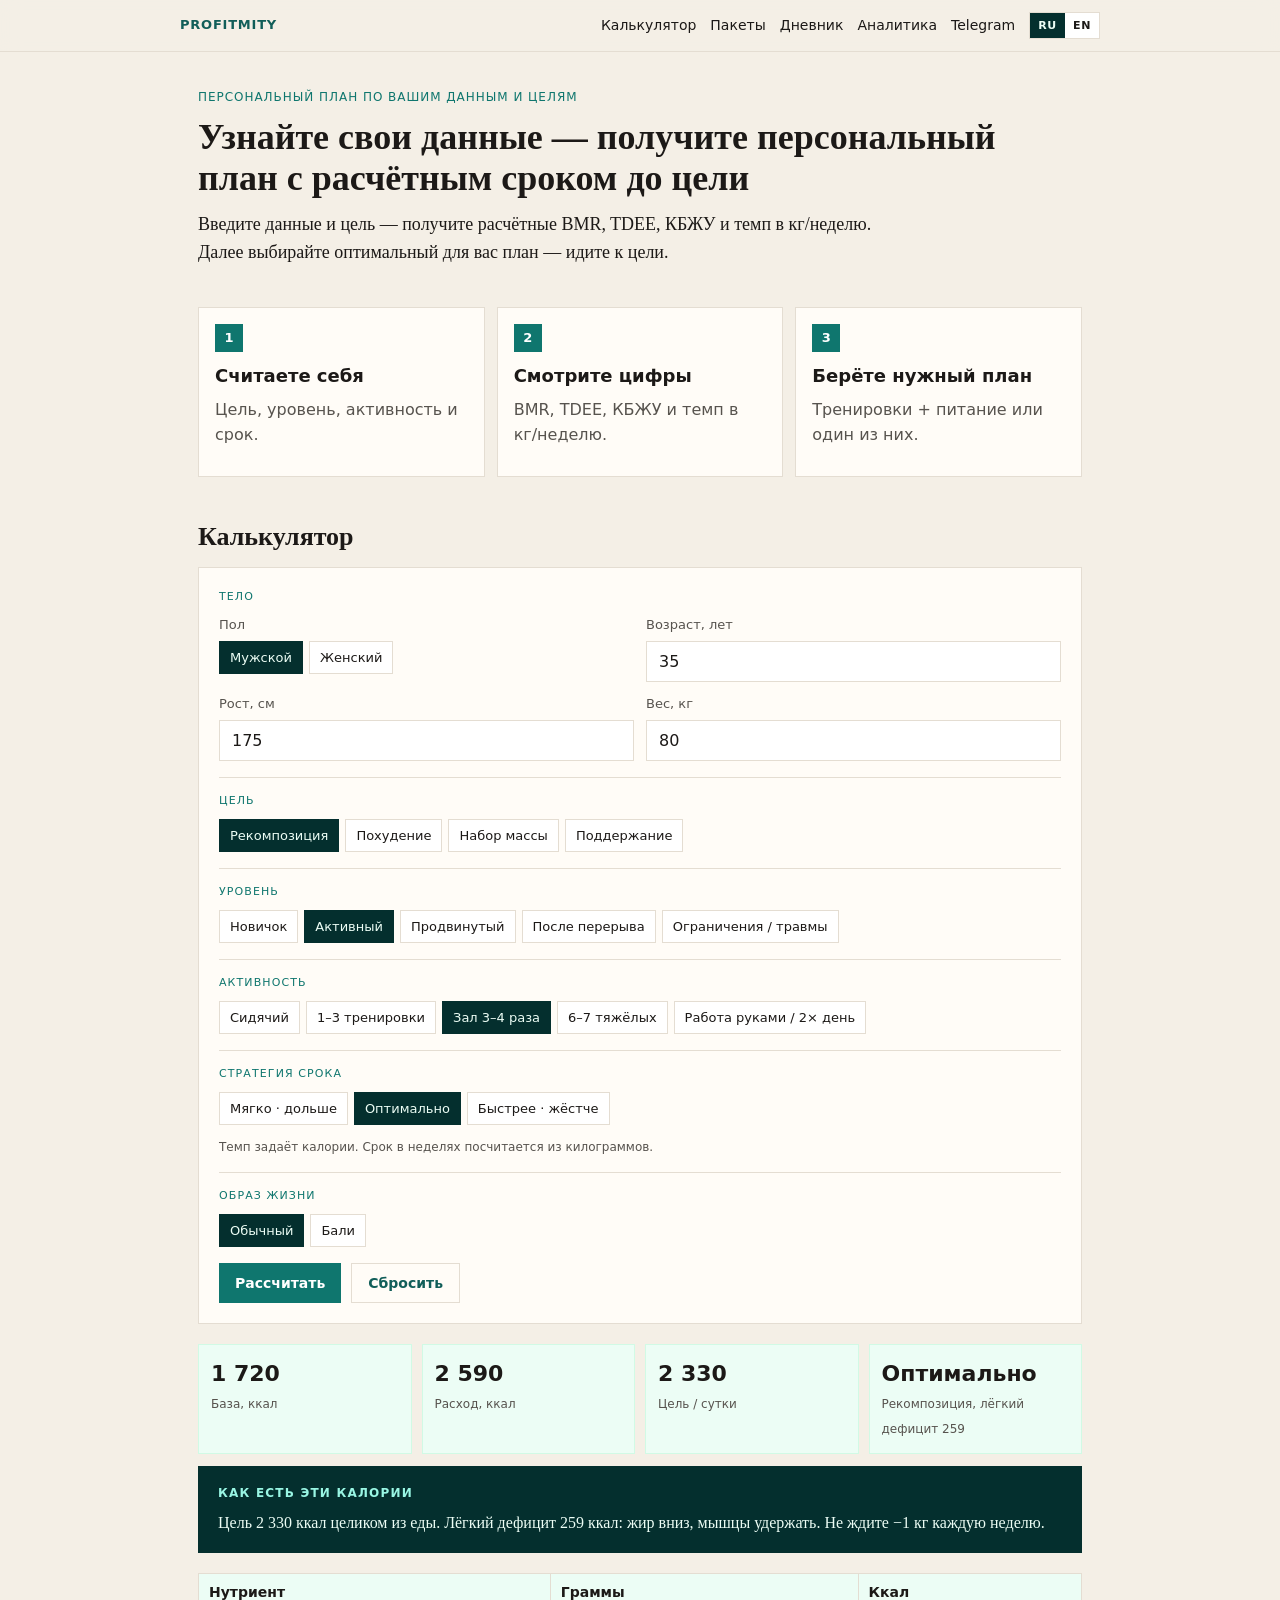
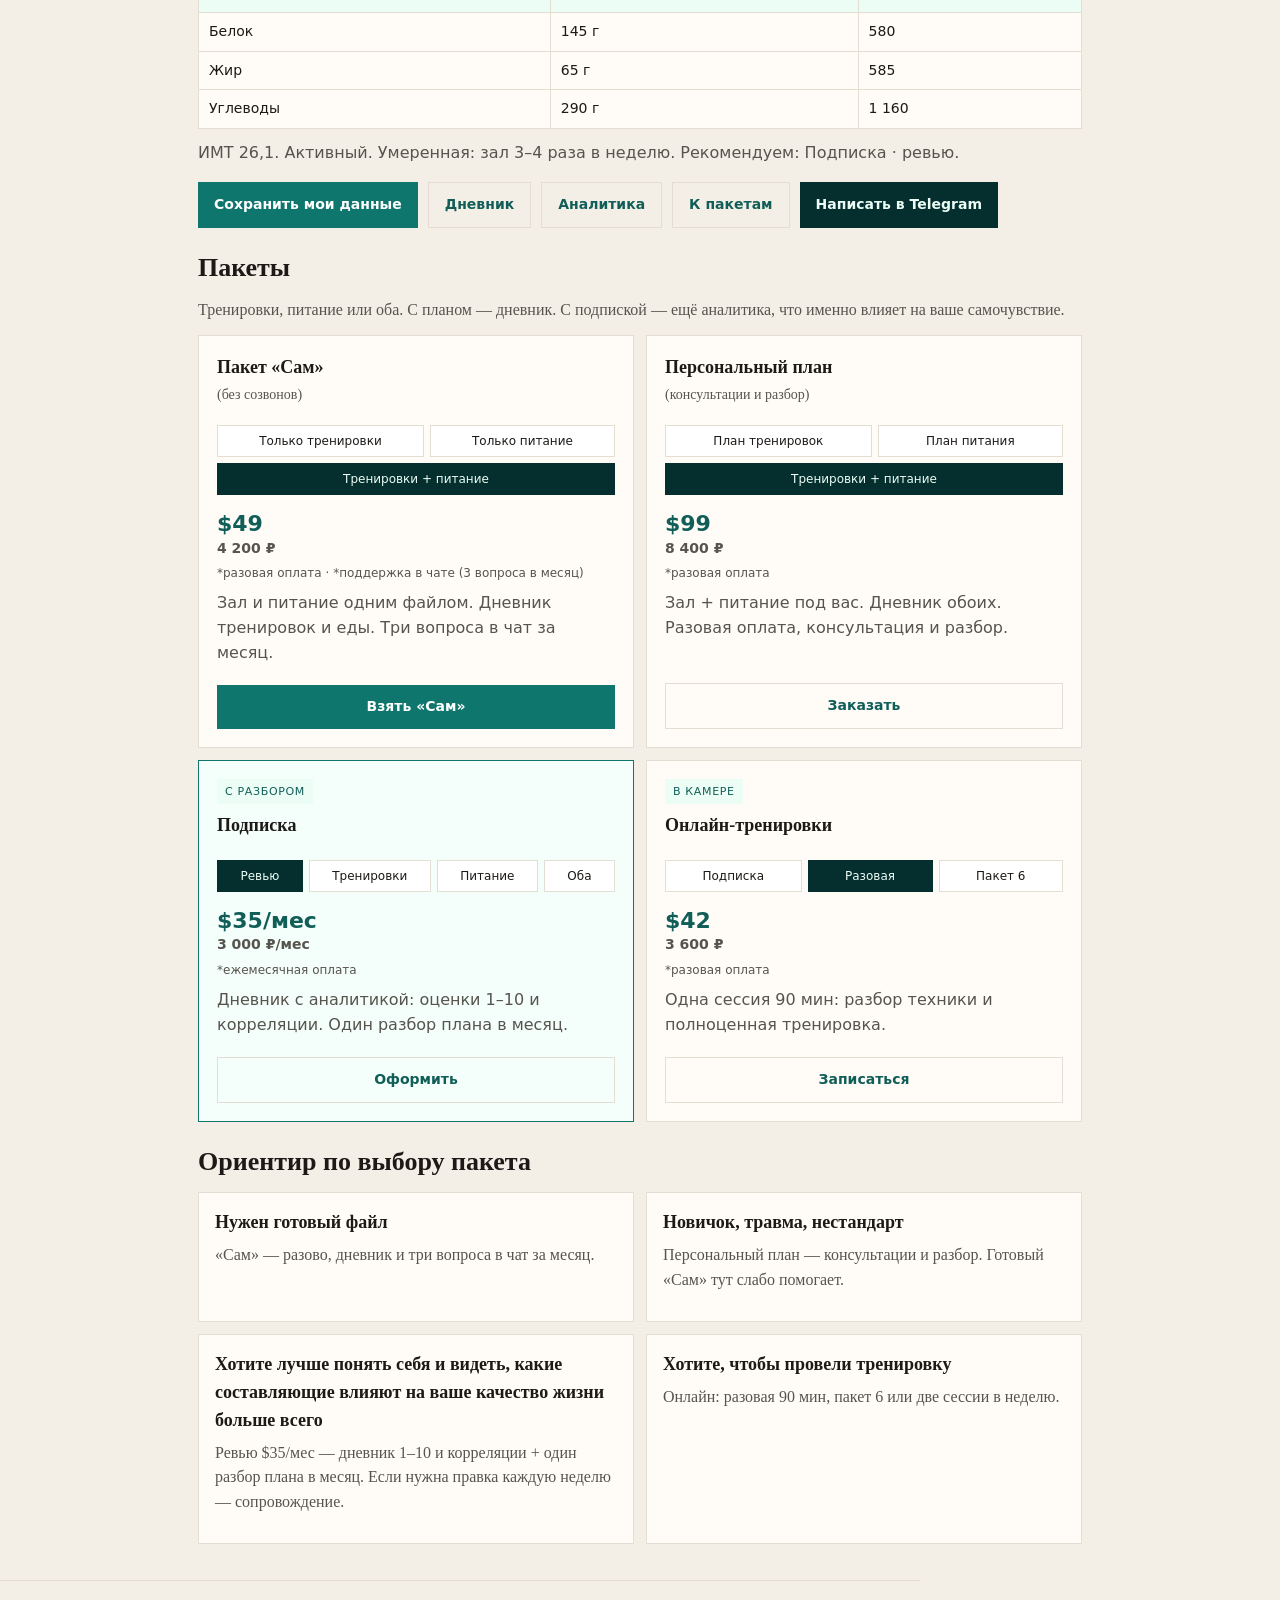
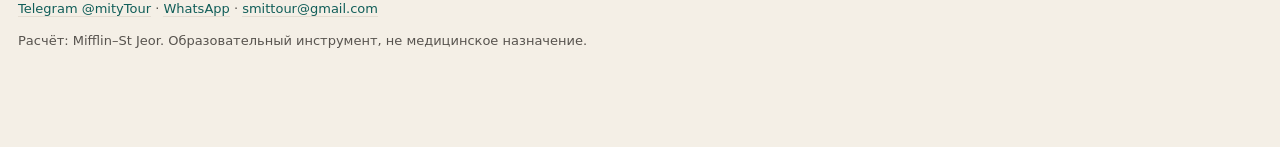
<file: site/index.html>
<!DOCTYPE html>
<html lang="ru" data-page="home">
<head>
  <meta charset="utf-8">
  <meta name="viewport" content="width=device-width, initial-scale=1">
  <title>ProFitMITY — персональный план по вашим данным</title>
  <meta name="description" content="Узнайте калории и КБЖУ. Получите план тренировок и питания со сроком до цели.">
  <meta property="og:title" content="ProFitMITY — персональный план по вашим данным и целям">
  <meta property="og:description" content="Калькулятор, готовый план и дневник с аналитикой: оценки 1–10 и корреляции.">
  <meta property="og:type" content="website">
  <link rel="stylesheet" href="css/app.css">
</head>
<body>
  <header class="top">
    <div class="wrap top-inner">
      <a class="brand sans" href="#top">ProFitMITY</a>
      <div class="top-right">
        <nav class="nav sans">
          <a href="#calc" data-i18n="nav.calc">Калькулятор</a>
          <a class="wide" href="#packs" data-i18n="nav.packs">Пакеты</a>
          <a href="diary.html" data-i18n="nav.diary">Дневник</a>
          <a href="analytics.html" data-i18n="nav.analytics">Аналитика</a>
          <a id="nav-tg" href="https://t.me/mityTour">Telegram</a>
        </nav>
        <div class="lang-switch sans" role="group" aria-label="Language">
          <button type="button" data-lang="ru">RU</button>
          <button type="button" data-lang="en">EN</button>
        </div>
      </div>
    </div>
  </header>

  <main class="wrap" id="top">
    <section class="hero">
      <p class="kicker sans" data-i18n="hero.kicker">Персональный план по вашим данным и целям</p>
      <h1 data-i18n="hero.h1">Узнайте свои данные — получите персональный план с расчётным сроком до цели</h1>
      <p class="lead" data-i18n="hero.lead">Введите данные и цель — получите расчётные BMR, TDEE, КБЖУ и темп в кг/неделю. Далее выбирайте оптимальный для вас план — идите к цели.</p>
    </section>

    <div class="steps sans">
      <div class="step"><div class="num">1</div><h3 data-i18n="step1.title">Считаете себя</h3><p class="muted" data-i18n="step1.text">Цель, уровень, активность и срок.</p></div>
      <div class="step"><div class="num">2</div><h3 data-i18n="step2.title">Смотрите цифры</h3><p class="muted" data-i18n="step2.text">BMR, TDEE, КБЖУ и темп в кг/неделю.</p></div>
      <div class="step"><div class="num">3</div><h3 data-i18n="step3.title">Берёте нужный план</h3><p class="muted" data-i18n="step3.text">Тренировки + питание или один из них.</p></div>
    </div>

    <section id="calc" class="section">
      <h2 data-i18n="calc.title">Калькулятор</h2>

      <form id="form" class="panel" autocomplete="off">
        <div class="cluster">
          <p class="cluster-title sans" data-i18n="calc.body">Тело</p>
          <div class="grid-2">
            <div class="field">
              <span data-i18n="calc.sex">Пол</span>
              <div class="seg" data-name="sex">
                <button type="button" data-value="male" aria-pressed="true" data-i18n="sex.male">Мужской</button>
                <button type="button" data-value="female" aria-pressed="false" data-i18n="sex.female">Женский</button>
              </div>
            </div>
            <label class="field"><span data-i18n="field.age">Возраст, лет</span>
              <input name="age" type="number" inputmode="numeric" min="16" max="80" value="35" required>
            </label>
            <label class="field"><span data-i18n="field.cm">Рост, см</span>
              <input name="cm" type="number" inputmode="decimal" min="140" max="220" value="175" required>
            </label>
            <label class="field"><span data-i18n="field.kg">Вес, кг</span>
              <input name="kg" type="number" inputmode="decimal" min="40" max="220" step="0.1" value="80" required>
            </label>
          </div>
        </div>

        <div class="cluster">
          <p class="cluster-title sans" data-i18n="calc.goal">Цель</p>
          <div class="field">
            <div class="seg" data-name="goal">
              <button type="button" data-value="recomp" aria-pressed="true" data-i18n="goal.recomp">Рекомпозиция</button>
              <button type="button" data-value="lose" aria-pressed="false" data-i18n="goal.lose">Похудение</button>
              <button type="button" data-value="gain" aria-pressed="false" data-i18n="goal.gain">Набор массы</button>
              <button type="button" data-value="maintain" aria-pressed="false" data-i18n="goal.maintain">Поддержание</button>
            </div>
          </div>
          <label class="field hidden" id="kg-delta-wrap">
            <span id="kg-delta-label" data-i18n="field.loseKg">Сбросить, кг</span>
            <input name="kgDelta" type="number" inputmode="decimal" min="0.5" max="40" step="0.5" value="5">
          </label>
        </div>

        <div class="cluster">
          <p class="cluster-title sans" data-i18n="calc.level">Уровень</p>
          <div class="field">
            <div class="seg" data-name="level">
              <button type="button" data-value="novice" aria-pressed="false" data-i18n="level.novice">Новичок</button>
              <button type="button" data-value="active" aria-pressed="true" data-i18n="level.active">Активный</button>
              <button type="button" data-value="advanced" aria-pressed="false" data-i18n="level.advanced">Продвинутый</button>
              <button type="button" data-value="restart" aria-pressed="false" data-i18n="level.restart">После перерыва</button>
              <button type="button" data-value="rehab" aria-pressed="false" data-i18n="level.rehab">Ограничения / травмы</button>
            </div>
          </div>
          <label class="field hidden" id="limits-wrap"><span data-i18n="field.limits">Что болит или мешает</span>
            <input name="limits" type="text" maxlength="140" data-i18n-placeholder="ph.limits" placeholder="колено, грыжа, нет приседа...">
          </label>
        </div>

        <div class="cluster">
          <p class="cluster-title sans" data-i18n="calc.activity">Активность</p>
          <div class="field">
            <div class="seg" data-name="activity">
              <button type="button" data-value="sedentary" aria-pressed="false" data-i18n="actBtn.sedentary">Сидячий</button>
              <button type="button" data-value="light" aria-pressed="false" data-i18n="actBtn.light">1–3 тренировки</button>
              <button type="button" data-value="gym3" aria-pressed="true" data-i18n="actBtn.gym3">Зал 3–4 раза</button>
              <button type="button" data-value="high" aria-pressed="false" data-i18n="actBtn.high">6–7 тяжёлых</button>
              <button type="button" data-value="extra" aria-pressed="false" data-i18n="actBtn.extra">Работа руками / 2× день</button>
            </div>
          </div>
        </div>

        <div class="cluster" id="strategy-wrap">
          <p class="cluster-title sans" data-i18n="calc.strategy">Стратегия срока</p>
          <div class="field">
            <div class="seg" data-name="strategy">
              <button type="button" data-value="gentle" aria-pressed="false" data-i18n="strategyBtn.gentle">Мягко · дольше</button>
              <button type="button" data-value="optimal" aria-pressed="true" data-i18n="strategyBtn.optimal">Оптимально</button>
              <button type="button" data-value="fast" aria-pressed="false" data-i18n="strategyBtn.fast">Быстрее · жёстче</button>
            </div>
            <p class="star-note" id="strategy-hint" data-i18n="strategy.hint">Темп задаёт калории. Срок в неделях посчитается из килограммов.</p>
          </div>
        </div>

        <div class="cluster">
          <p class="cluster-title sans" data-i18n="calc.life">Образ жизни</p>
          <div class="field">
            <div class="seg" data-name="lifestyle">
              <button type="button" data-value="usual" aria-pressed="true" data-i18n="life.usual">Обычный</button>
              <button type="button" data-value="bali" aria-pressed="false" data-i18n="life.bali">Бали</button>
            </div>
            <p class="star-note hidden" id="bali-note" data-i18n="bali.note">* На Бали пиво — часть калорий, не сверху. Сколько в день?</p>
            <div class="seg hidden" data-name="alcohol" id="alcohol-seg">
              <button type="button" data-value="none" aria-pressed="true" data-i18n="alc.none">Без пива</button>
              <button type="button" data-value="beer330" aria-pressed="false" data-i18n="alc.330">0,33 л</button>
              <button type="button" data-value="beer1000" aria-pressed="false" data-i18n="alc.1000">1 л</button>
              <button type="button" data-value="beer1500" aria-pressed="false" data-i18n="alc.1500">1,5 л</button>
              <button type="button" data-value="custom" aria-pressed="false" data-i18n="alc.custom">Свои ккал</button>
            </div>
          </div>
          <label class="field hidden" id="alcohol-custom"><span data-i18n="field.alcKcal">Свои ккал алкоголя</span>
            <input name="alcoholKcal" type="number" inputmode="numeric" min="0" max="1500" data-i18n-placeholder="ph.alcKcal" placeholder="например 400">
          </label>
        </div>

        <div class="actions no-print">
          <button class="btn" type="submit" data-i18n="btn.calc">Рассчитать</button>
          <button class="btn ghost" type="button" id="reset" data-i18n="btn.reset">Сбросить</button>
        </div>
      </form>

      <div id="results" class="hidden">
        <div class="stats">
            <div class="stat"><b id="out-bmr">—</b><span data-i18n="stat.bmr">База, ккал</span></div>
            <div class="stat"><b id="out-tdee">—</b><span data-i18n="stat.tdee">Расход, ккал</span></div>
          <div class="stat"><b id="out-target">—</b><span data-i18n="stat.target">Цель / сутки</span></div>
          <div class="stat"><b id="out-weeks">—</b><span id="out-weeks-label" data-i18n="stat.weeks">Срок</span></div>
        </div>
        <div class="protocol" style="margin-top:12px">
          <h3 data-i18n="proto.title">Как есть эти калории</h3>
          <p id="out-protocol"></p>
        </div>
        <table>
          <thead><tr><th data-i18n="th.nutrient">Нутриент</th><th data-i18n="th.grams">Граммы</th><th data-i18n="th.kcal">Ккал</th></tr></thead>
          <tbody>
            <tr><td data-i18n="nut.protein">Белок</td><td id="out-p">—</td><td id="out-pk">—</td></tr>
            <tr><td data-i18n="nut.fat">Жир</td><td id="out-f">—</td><td id="out-fk">—</td></tr>
            <tr><td data-i18n="nut.carb">Углеводы</td><td id="out-c">—</td><td id="out-ck">—</td></tr>
            <tr id="alcohol-row"><td id="alcohol-row-label" data-i18n="nut.alcohol">Алкоголь</td><td>—</td><td id="out-a">—</td></tr>
          </tbody>
        </table>
        <p class="muted sans" id="out-bmi" style="margin-top:12px"></p>
        <div class="actions no-print">
          <a class="btn" id="open-plan" href="plan.html" data-i18n="btn.save">Сохранить мои данные</a>
          <a class="btn ghost" id="open-diary" href="diary.html" data-i18n="btn.diary">Дневник</a>
          <a class="btn ghost" id="open-analytics" href="analytics.html" data-i18n="btn.analytics">Аналитика</a>
          <a class="btn ghost" id="buy-rec" href="#packs" data-i18n="btn.packs">К пакетам</a>
          <a class="btn dark" id="ask-tg" href="https://t.me/mityTour" data-i18n="btn.tg">Написать в Telegram</a>
        </div>
      </div>
    </section>

    <section id="packs" class="section">
      <h2 data-i18n="packs.title">Пакеты</h2>
      <p class="muted" data-i18n="packs.lead">Тренировки, питание или оба. С планом — дневник. С подпиской — ещё аналитика, что именно влияет на ваше самочувствие.</p>

      <div class="cards">
        <article class="card" data-family="self">
          <h3><span data-i18n="pack.self.title">Пакет «Сам»</span> <span class="card-sub" data-i18n="pack.self.sub">(без созвонов)</span></h3>
          <div class="seg pack-seg" data-pack="self">
            <button type="button" data-product="self-train" aria-pressed="false" data-i18n="pack.trainOnly">Только тренировки</button>
            <button type="button" data-product="self-food" aria-pressed="false" data-i18n="pack.foodOnly">Только питание</button>
            <button type="button" data-product="self-both" aria-pressed="true" data-i18n="pack.both">Тренировки + питание</button>
          </div>
          <div class="price" data-price-slot><span>$49</span><span class="rub">4 200 ₽</span></div>
          <p class="pay-note sans" data-pay-slot>*разовая оплата · *поддержка в чате (3 вопроса в месяц)</p>
          <p class="pack-blurb muted sans" data-blurb-slot>Зал и питание одним файлом. Дневник тренировок и еды. Три вопроса в чат за месяц.</p>
          <a class="btn full buy" data-family="self" href="#calc" data-i18n="pack.self.cta">Взять «Сам»</a>
        </article>

        <article class="card" data-family="custom">
          <h3><span data-i18n="pack.custom.title">Персональный план</span> <span class="card-sub" data-i18n="pack.custom.sub">(консультации и разбор)</span></h3>
          <div class="seg pack-seg" data-pack="custom">
            <button type="button" data-product="custom-train" aria-pressed="false" data-i18n="pack.planTrain">План тренировок</button>
            <button type="button" data-product="custom-food" aria-pressed="false" data-i18n="pack.planFood">План питания</button>
            <button type="button" data-product="custom-both" aria-pressed="true" data-i18n="pack.both">Тренировки + питание</button>
          </div>
          <div class="price" data-price-slot><span>$99</span><span class="rub">8 400 ₽</span></div>
          <p class="pay-note sans" data-pay-slot>*разовая оплата</p>
          <p class="pack-blurb muted sans" data-blurb-slot>Зал + питание под вас. Дневник обоих. Разовая оплата, консультация и разбор.</p>
          <a class="btn ghost full buy" data-family="custom" href="#calc" data-i18n="pack.custom.cta">Заказать</a>
        </article>

        <article class="card" data-family="coach">
          <span class="pill" data-i18n="pack.coach.pill">С разбором</span>
          <h3 data-i18n="pack.coach.title">Подписка</h3>
          <div class="seg pack-seg" data-pack="coach">
            <button type="button" data-product="coach-review" aria-pressed="true" data-i18n="pack.review">Ревью</button>
            <button type="button" data-product="coach-train" aria-pressed="false" data-i18n="pack.train">Тренировки</button>
            <button type="button" data-product="coach-food" aria-pressed="false" data-i18n="pack.food">Питание</button>
            <button type="button" data-product="coach-both" aria-pressed="false" data-i18n="pack.bothShort">Оба</button>
          </div>
          <div class="price" data-price-slot><span>$35/мес</span><span class="rub">3 000 ₽/мес</span></div>
          <p class="pay-note sans" data-pay-slot>*ежемесячная оплата</p>
          <p class="pack-blurb muted sans" data-blurb-slot>Дневник с аналитикой: оценки 1–10 и корреляции. Один разбор плана в месяц.</p>
          <a class="btn ghost full buy" data-family="coach" href="#calc" data-i18n="pack.coach.cta">Оформить</a>
        </article>

        <article class="card" data-family="live">
          <span class="pill" data-i18n="pack.live.pill">В камере</span>
          <h3 data-i18n="pack.live.title">Онлайн-тренировки</h3>
          <div class="seg pack-seg" data-pack="live">
            <button type="button" data-product="live-sub" aria-pressed="false" data-i18n="pack.liveSub">Подписка</button>
            <button type="button" data-product="live-once" aria-pressed="true" data-i18n="pack.liveOnce">Разовая</button>
            <button type="button" data-product="live-six" aria-pressed="false" data-i18n="pack.liveSix">Пакет 6</button>
          </div>
          <div class="price" data-price-slot><span>$42</span><span class="rub">3 600 ₽</span></div>
          <p class="pay-note sans" data-pay-slot>*разовая оплата</p>
          <p class="pack-blurb muted sans" data-blurb-slot>Одна сессия 90 мин: разбор техники и полноценная тренировка.</p>
          <a class="btn ghost full buy" data-family="live" href="#calc" data-i18n="pack.live.cta">Записаться</a>
        </article>
      </div>
    </section>

    <section class="section" id="who">
      <h2 data-i18n="who.title">Ориентир по выбору пакета</h2>
      <div class="who">
        <article>
          <h3 data-i18n="who.file.title">Нужен готовый файл</h3>
          <p class="muted" data-i18n="who.file.text">«Сам» — разово, дневник и три вопроса в чат за месяц.</p>
        </article>
        <article>
          <h3 data-i18n="who.new.title">Новичок, травма, нестандарт</h3>
          <p class="muted" data-i18n="who.new.text">Персональный план — консультации и разбор. Готовый «Сам» тут слабо помогает.</p>
        </article>
        <article>
          <h3 data-i18n="who.self.title">Хотите лучше понять себя и видеть, какие составляющие влияют на ваше качество жизни больше всего</h3>
          <p class="muted" data-i18n="who.self.text">Ревью $35/мес — дневник 1–10 и корреляции + один разбор плана в месяц. Если нужна правка каждую неделю — сопровождение.</p>
        </article>
        <article>
          <h3 data-i18n="who.live.title">Хотите, чтобы провели тренировку</h3>
          <p class="muted" data-i18n="who.live.text">Онлайн: разовая 90 мин, пакет 6 или две сессии в неделю.</p>
        </article>
      </div>
    </section>
  </main>

  <footer class="site wrap sans">
    <p>
      <a id="ft-tg" href="https://t.me/mityTour">Telegram @mityTour</a>
      ·
      <a href="https://wa.me/79958958555">WhatsApp</a>
      ·
      <a href="mailto:smittour@gmail.com">smittour@gmail.com</a>
    </p>
    <p data-i18n="footer.legal">Расчёт: Mifflin–St Jeor. Образовательный инструмент, не медицинское назначение.</p>
  </footer>

  <div class="mobile-bar no-print">
    <a class="btn ghost" href="#calc" data-i18n="bar.numbers">Цифры</a>
    <a class="btn" id="bar-tg" href="https://t.me/mityTour">Telegram</a>
  </div>

  <script src="js/config.js"></script>
  <script src="js/i18n.js"></script>
  <script src="js/calc.js"></script>
  <script src="js/app.js"></script>
  <script src="js/funnel.js"></script>
</body>
</html>
</file>
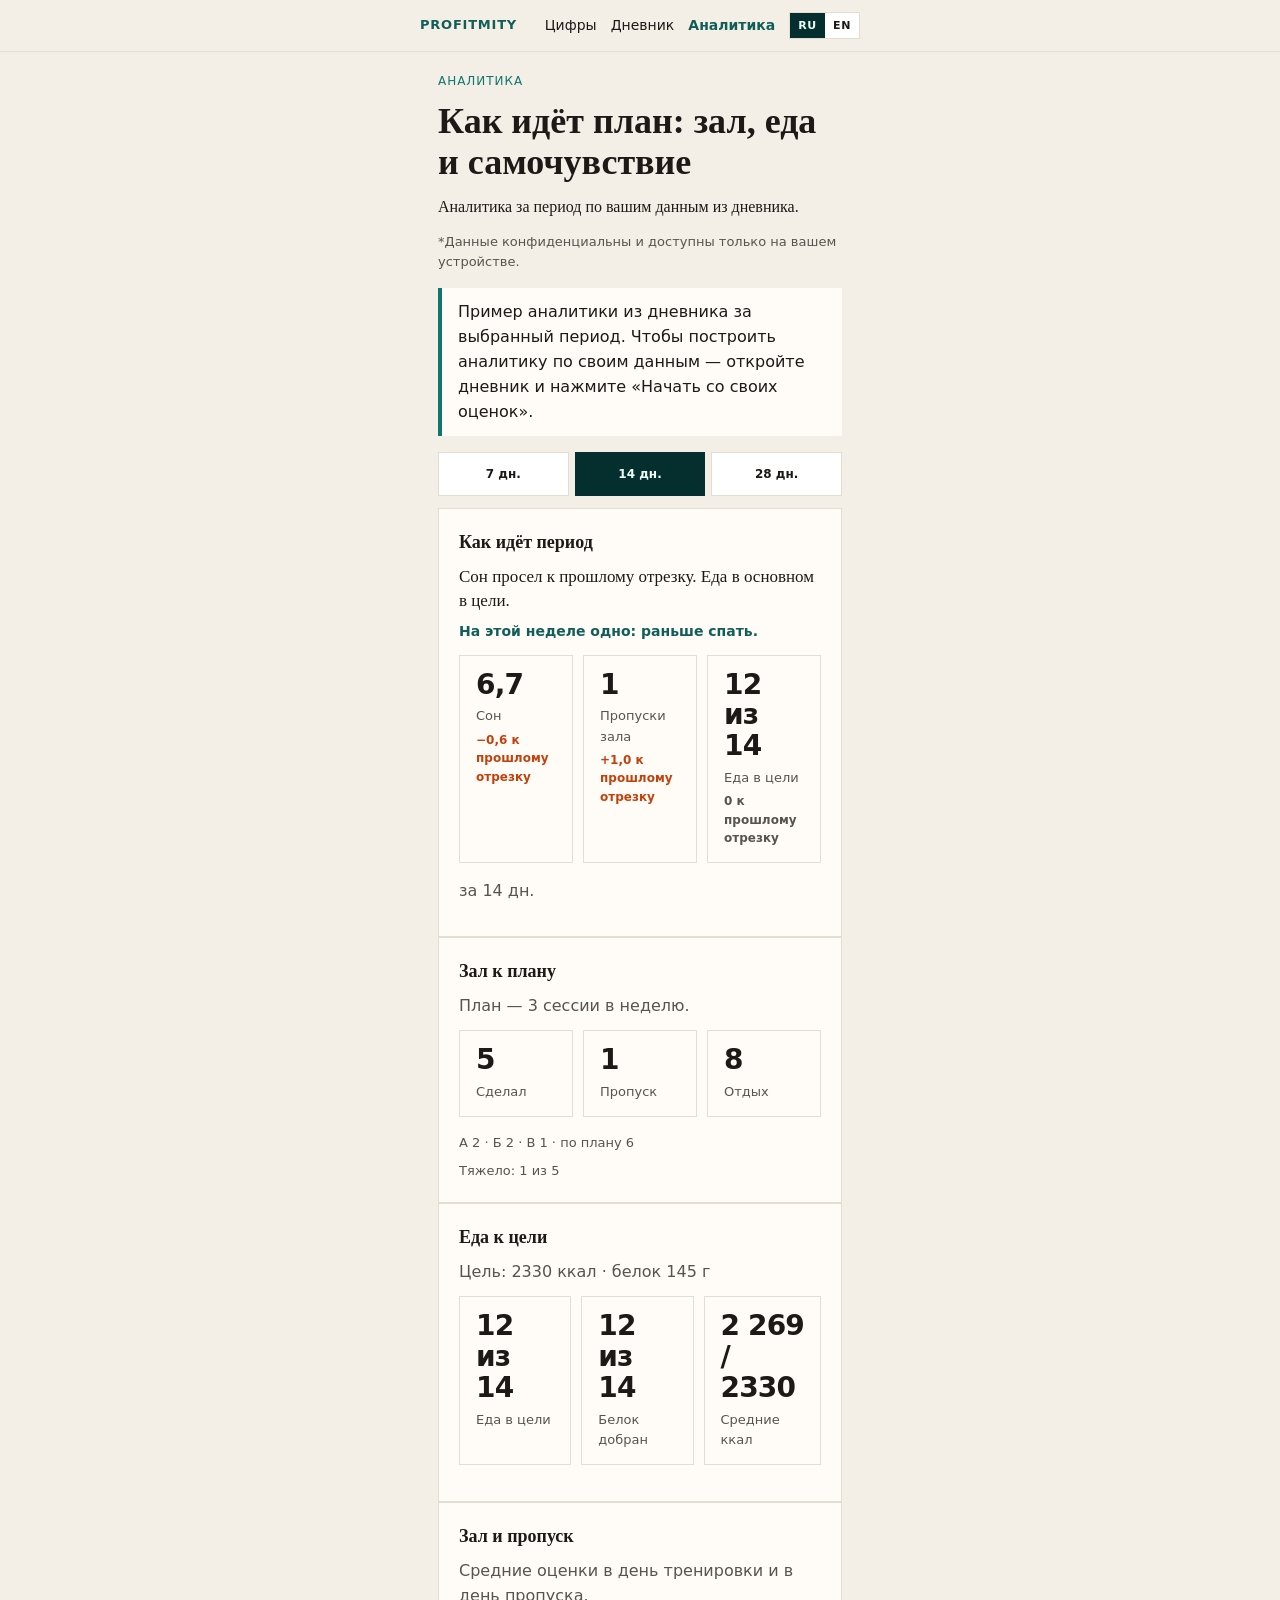
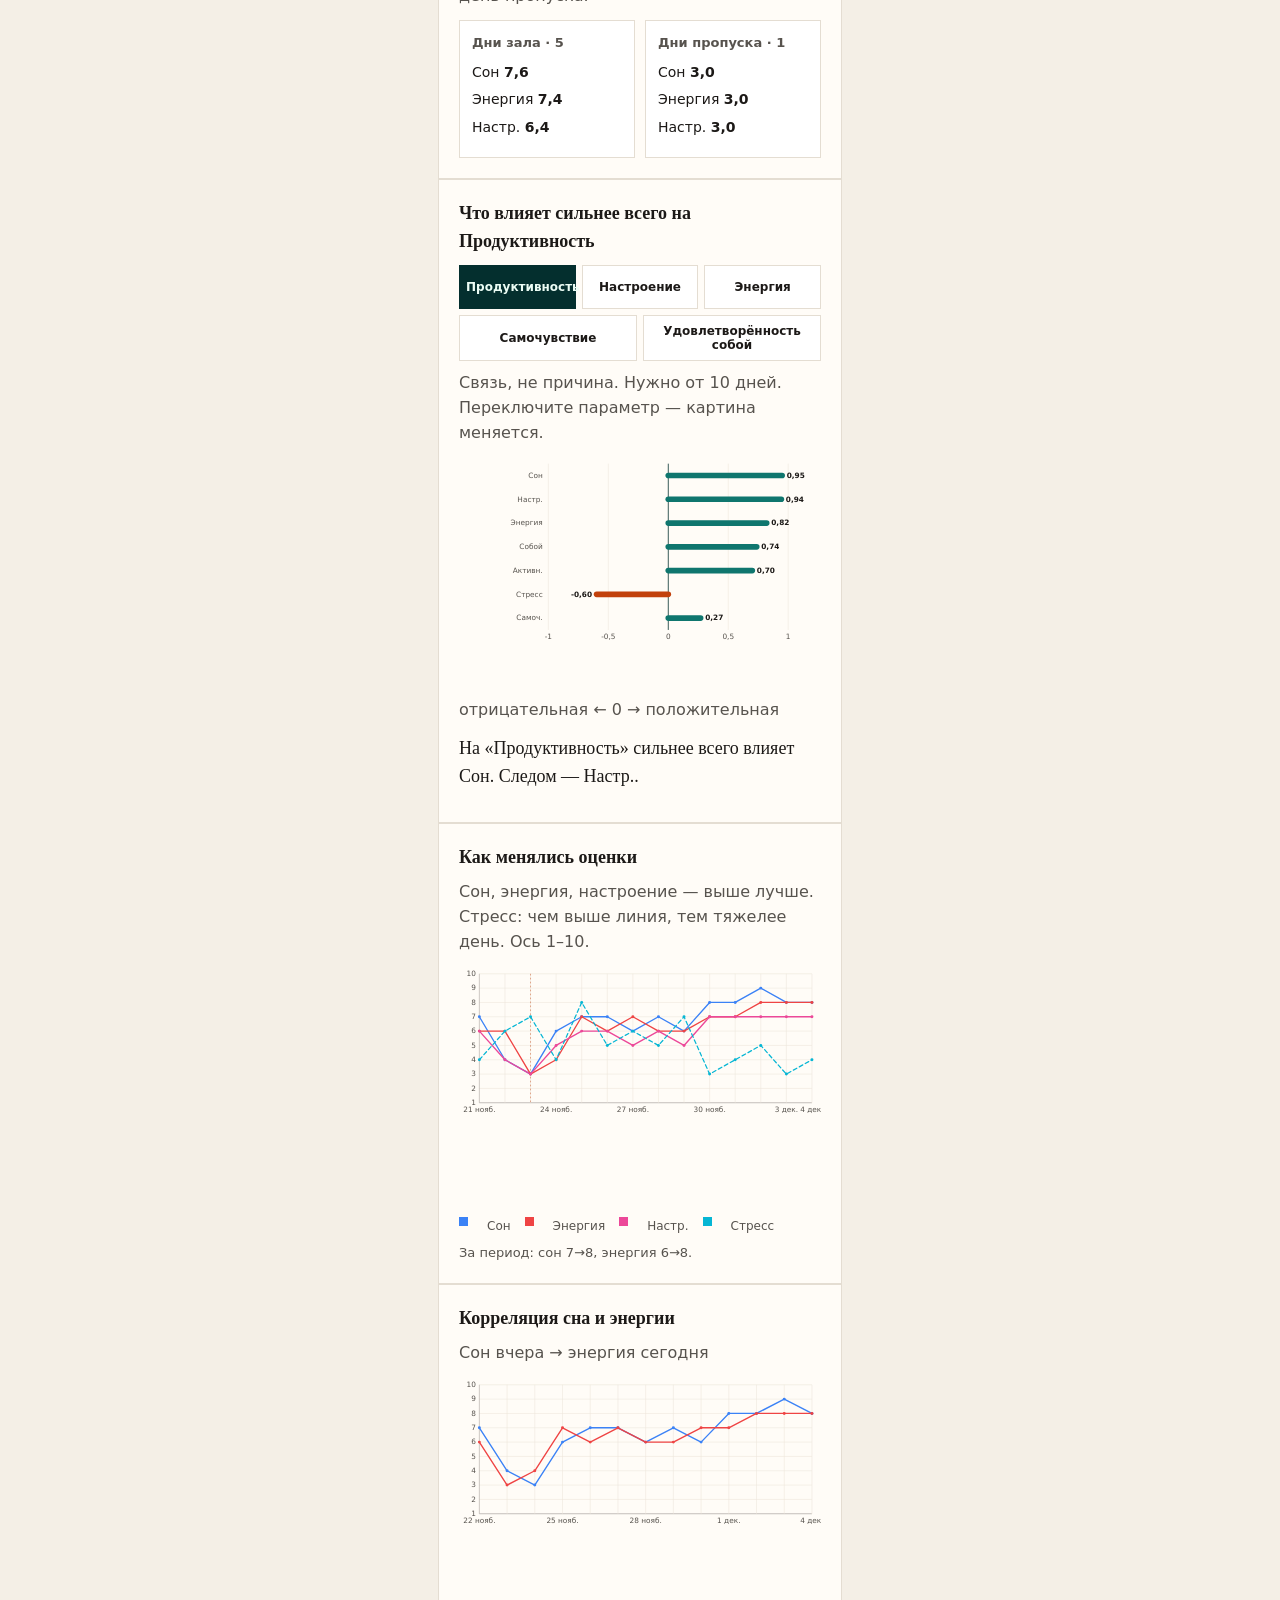
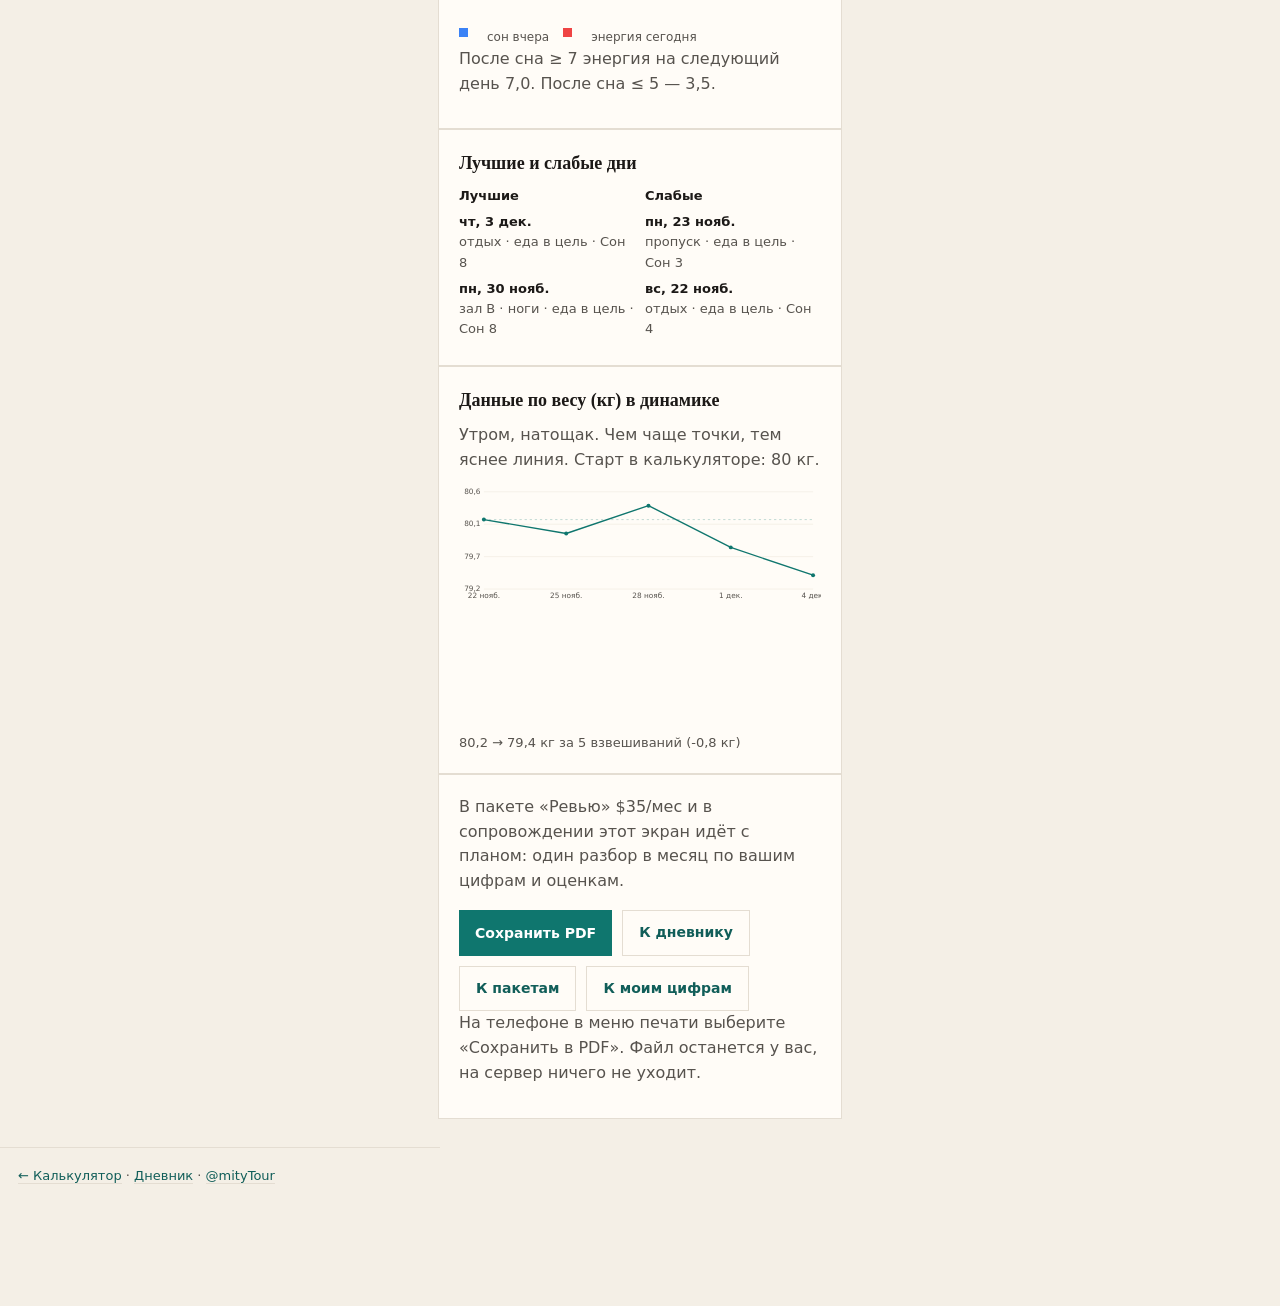
<file: site/analytics.html>
<!DOCTYPE html>
<html lang="ru" data-page="analytics">
<head>
  <meta charset="utf-8">
  <meta name="viewport" content="width=device-width, initial-scale=1, viewport-fit=cover">
  <title>Аналитика · ProFitMITY</title>
  <meta name="robots" content="noindex">
  <link rel="stylesheet" href="css/app.css">
</head>
<body class="diary-page analytics-page">
  <header class="top no-print">
    <div class="wrap wrap-wide top-inner">
      <a class="brand sans" href="index.html">ProFitMITY</a>
      <div class="top-right">
        <nav class="nav sans">
          <a href="index.html#calc" data-i18n="nav.numbers">Цифры</a>
          <a href="diary.html" data-i18n="nav.diary">Дневник</a>
          <a href="analytics.html" aria-current="page" data-i18n="nav.analytics">Аналитика</a>
        </nav>
        <div class="lang-switch sans" role="group" aria-label="Language">
          <button type="button" data-lang="ru">RU</button>
          <button type="button" data-lang="en">EN</button>
        </div>
      </div>
    </div>
  </header>

  <main class="wrap wrap-wide" id="app">
    <section class="hero diary-hero">
      <p class="kicker sans" data-i18n="analytics.kicker">Аналитика</p>
      <h1 data-i18n="analytics.h1">Как идёт план: зал, еда и самочувствие</h1>
      <p class="lead" data-i18n="analytics.lead">Аналитика за период по вашим данным из дневника.</p>
      <p class="privacy-note sans" data-i18n="diary.privacy">*Данные конфиденциальны и доступны только на вашем устройстве.</p>
    </section>

    <p class="callout sans" id="demo-banner" data-i18n="analytics.demo">Пример аналитики из дневника за выбранный период. Чтобы построить аналитику по своим данным — откройте дневник и нажмите «Начать со своих оценок».</p>

    <p class="print-only sans" id="print-title"></p>

    <div class="seg log-seg no-print" id="period-range"></div>

    <section class="panel dash-panel" id="week-panel">
      <h3 data-i18n="an.weekTitle">Как идёт период</h3>
      <p class="week-verdict" id="week-verdict"></p>
      <p class="action-line" id="week-action"></p>
      <div class="dash-kpis three" id="week-kpis"></div>
      <p class="muted sans" id="week-range"></p>
    </section>

    <section class="panel dash-panel" id="train-panel">
      <h3 data-i18n="an.trainTitle">Зал к плану</h3>
      <p class="muted sans" data-i18n="an.trainHint">План — 3 сессии в неделю.</p>
      <div class="dash-kpis three" id="train-kpis"></div>
      <p class="fact-line sans" id="train-abc"></p>
      <p class="fact-line sans" id="train-hard"></p>
    </section>

    <section class="panel dash-panel" id="food-panel">
      <h3 data-i18n="an.foodTitle">Еда к цели</h3>
      <p class="muted sans" id="food-goal"></p>
      <div class="dash-kpis three" id="food-kpis"></div>
    </section>

    <section class="panel dash-panel" id="split-panel">
      <h3 data-i18n="an.splitTitle">Зал и пропуск</h3>
      <p class="muted sans" data-i18n="an.splitHint">Средние оценки в день тренировки и в день пропуска.</p>
      <div class="compare-grid" id="split-grid"></div>
    </section>

    <section class="panel dash-panel" id="influence-panel">
      <h3 class="influence-title"><span data-i18n="diary.topOn">Что влияет сильнее всего на</span> <span id="influence-label"></span></h3>
      <div class="seg log-seg influence-seg no-print" id="influence-target"></div>
      <p class="muted sans" data-i18n="an.influenceNote">Связь, не причина. Нужно от 10 дней. Переключите параметр — картина меняется.</p>
      <div class="chart-frame" id="influence-chart"></div>
      <p class="muted sans" data-i18n="diary.corrAxis">отрицательная ←  0  → положительная</p>
      <p id="insight" class="insight"></p>
    </section>

    <section class="panel dash-panel">
      <h3 data-i18n="diary.stack">Как менялись оценки</h3>
      <p class="muted sans" data-i18n="diary.stackHint">Сон, энергия, настроение — выше лучше. Стресс: чем выше линия, тем тяжелее день. Ось 1–10.</p>
      <div class="chart-frame" id="stack-chart"></div>
      <p class="legend sans" id="stack-legend"></p>
      <p class="fact-line sans" id="stack-note"></p>
    </section>

    <section class="panel dash-panel" id="lag-panel">
      <h3 data-i18n="an.lagTitle">Корреляция сна и энергии</h3>
      <p class="muted sans" data-i18n="an.lagHint">Сон вчера → энергия сегодня</p>
      <div class="chart-frame" id="lag-chart"></div>
      <p class="legend sans" id="lag-legend"></p>
      <p class="muted sans" id="lag-note"></p>
    </section>

    <section class="panel dash-panel" id="extremes-panel">
      <h3 data-i18n="an.extremesTitle">Лучшие и слабые дни</h3>
      <div id="extremes" class="extremes"></div>
    </section>

    <section class="panel dash-panel hidden" id="weight-panel">
      <h3 data-i18n="an.weightTitle">Данные по весу (кг) в динамике</h3>
      <p class="muted sans" id="weight-hint"></p>
      <div class="chart-frame" id="weight-chart"></div>
      <p class="fact-line sans" id="weight-pace"></p>
    </section>

    <section class="panel">
      <p class="muted sans" data-i18n="diary.reviewNote">В пакете «Ревью» $35/мес и в сопровождении этот экран идёт с планом: один разбор в месяц по вашим цифрам и оценкам.</p>
      <div class="actions no-print">
        <button type="button" class="btn" id="save-analytics" data-i18n="diary.savePdf">Сохранить PDF</button>
        <a class="btn ghost" href="diary.html" data-i18n="analytics.toDiary">К дневнику</a>
        <a class="btn ghost" href="index.html#packs" data-i18n="diary.toPacks">К пакетам</a>
        <a class="btn ghost" href="plan.html" id="to-plan" data-i18n="diary.toPlan">К моим цифрам</a>
      </div>
      <p class="muted sans no-print" data-i18n="diary.savePdfHint">На телефоне в меню печати выберите «Сохранить в PDF». Файл останется у вас, на сервер ничего не уходит.</p>
    </section>
  </main>

  <footer class="site wrap wrap-wide sans">
    <p><a href="index.html" data-i18n="plan.back">← Калькулятор</a> · <a href="diary.html" data-i18n="nav.diary">Дневник</a> · <a href="https://t.me/mityTour">@mityTour</a></p>
  </footer>

  <script src="js/config.js"></script>
  <script src="js/i18n.js"></script>
  <script src="js/calc.js"></script>
  <script src="js/diary.js"></script>
  <script src="js/funnel.js"></script>
</body>
</html>
</file>
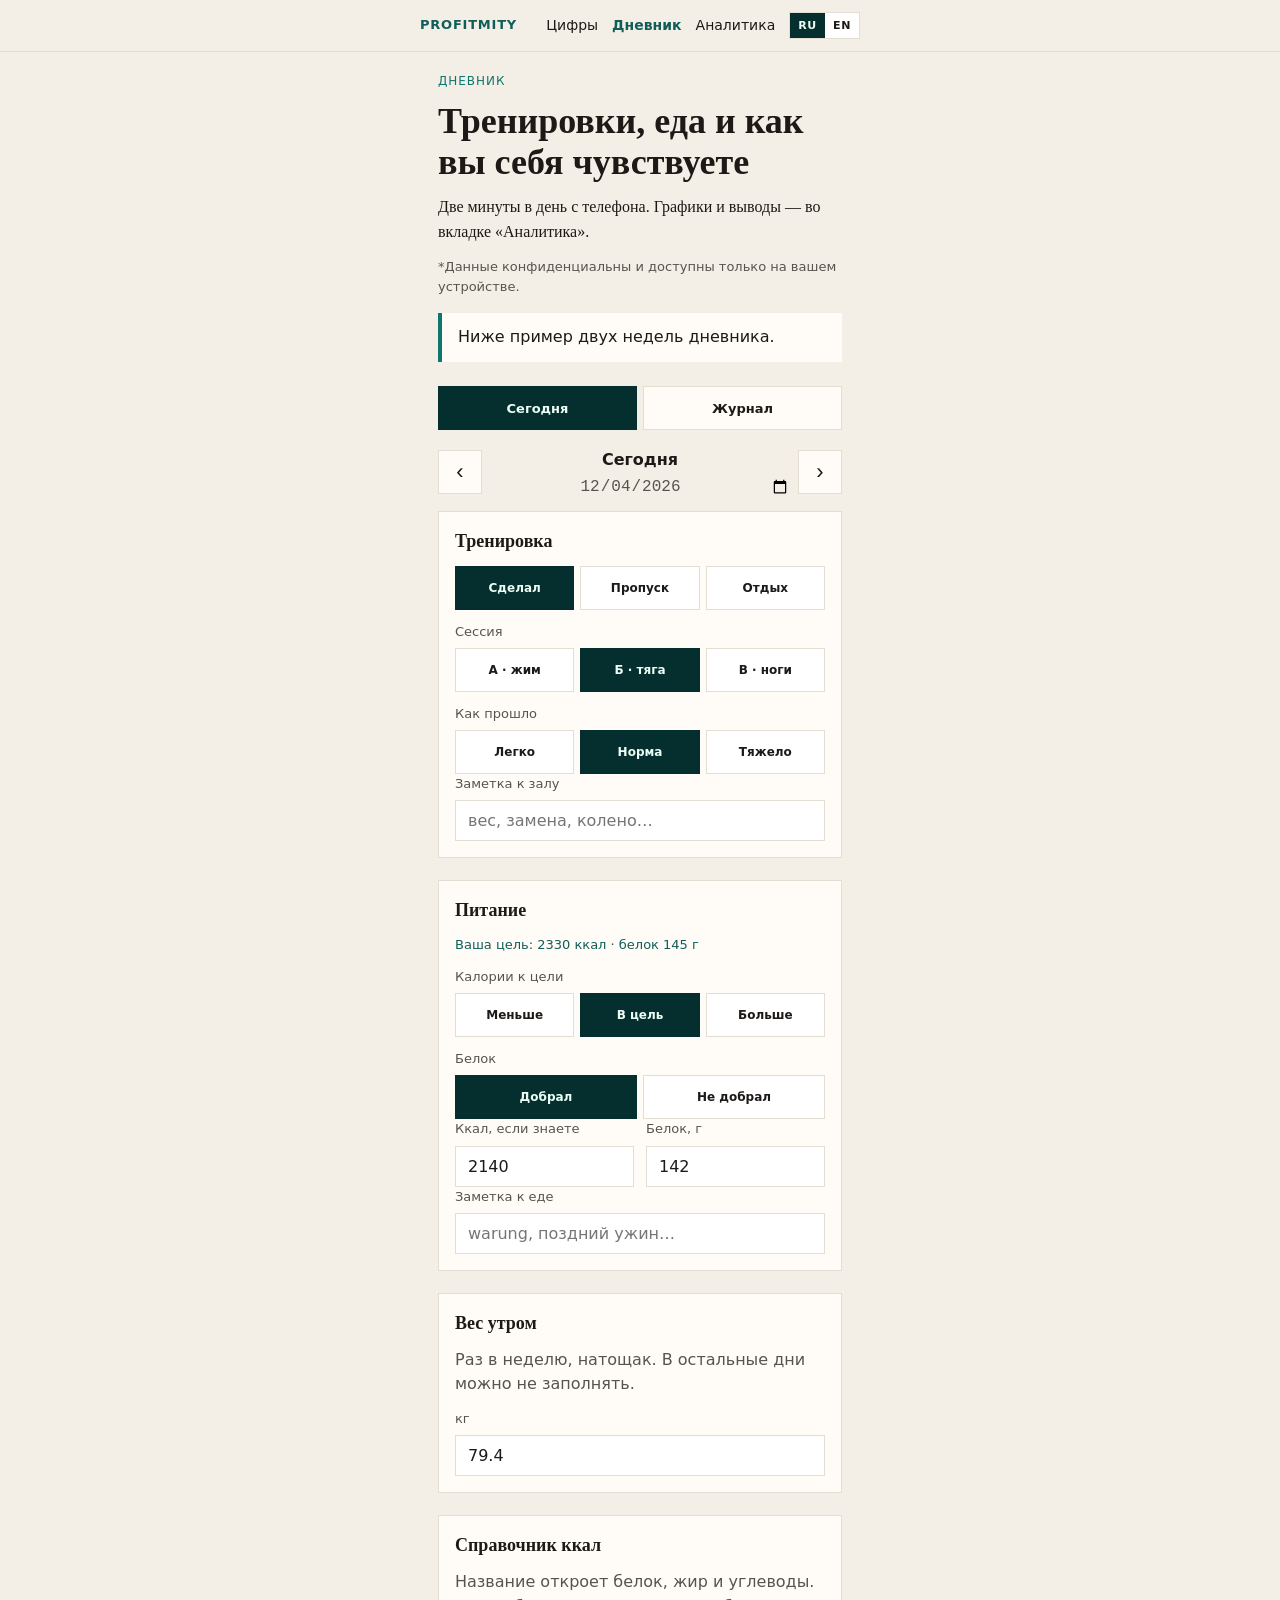
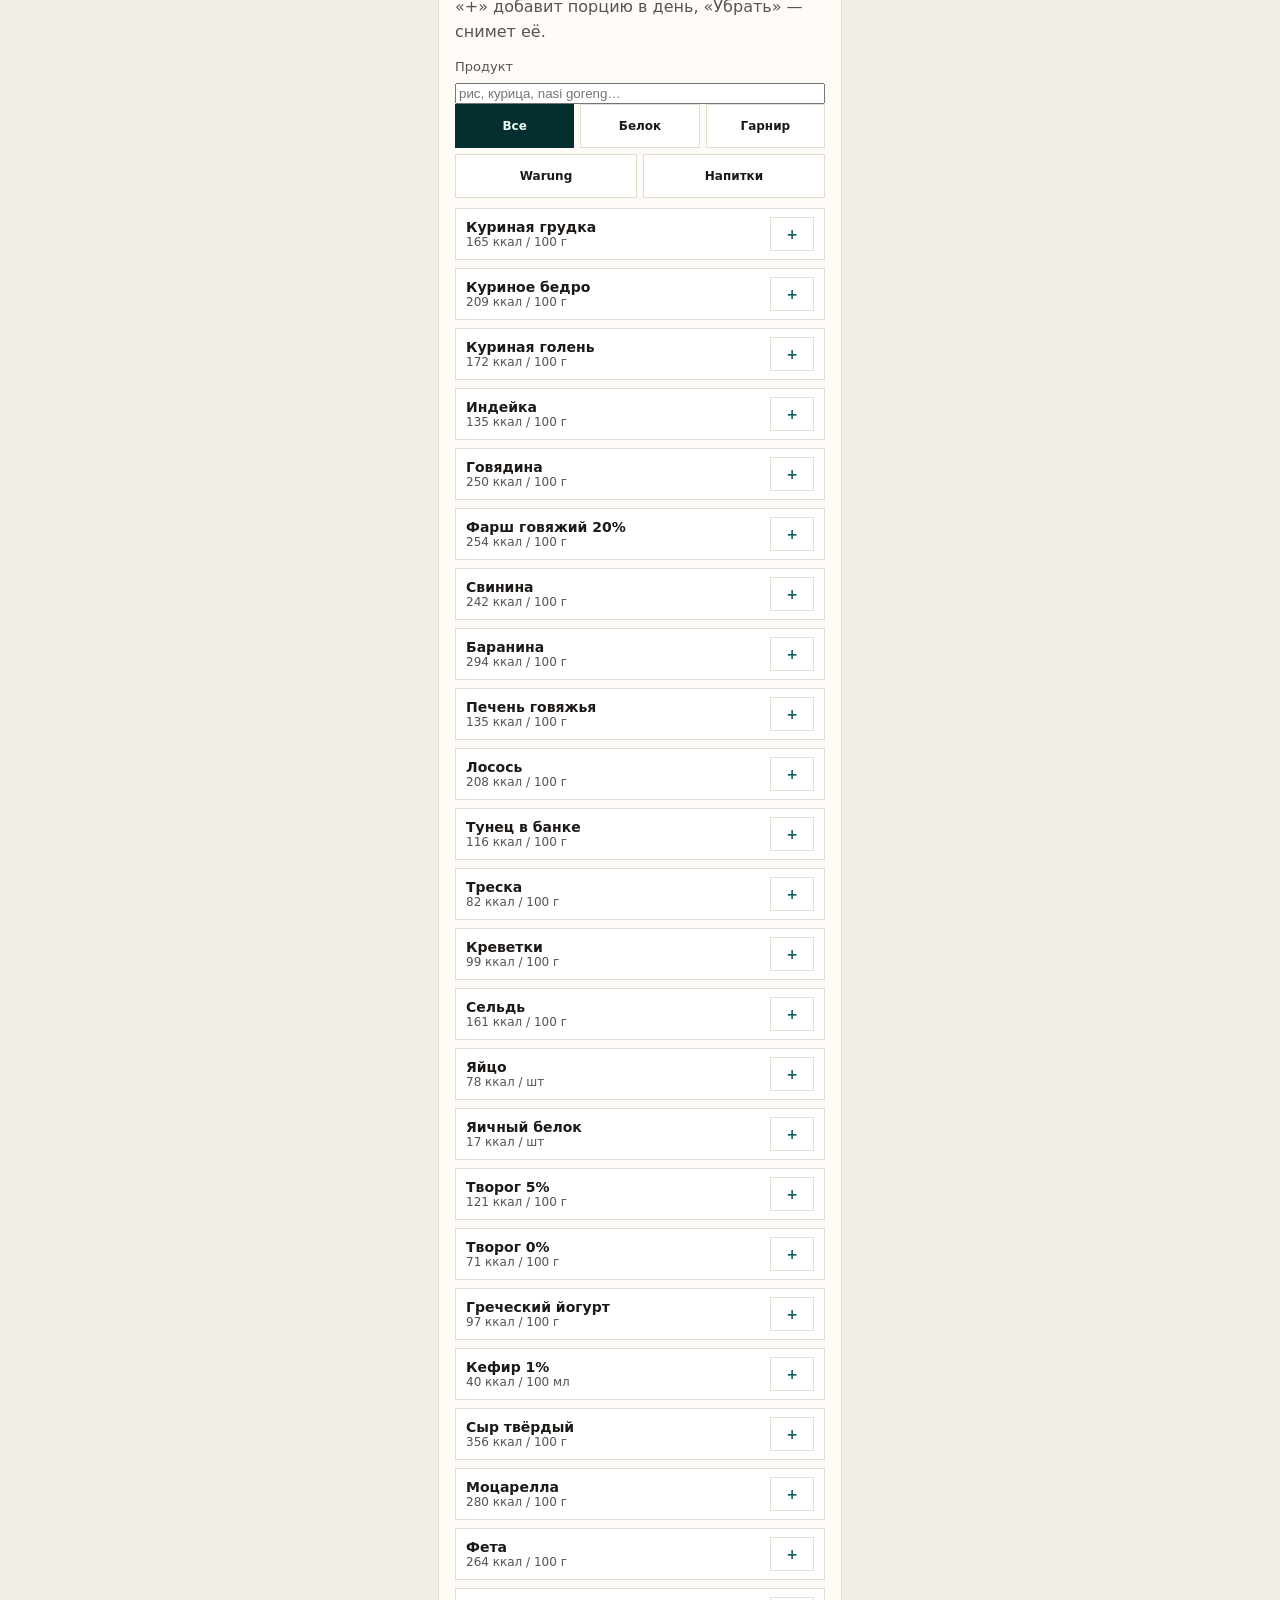
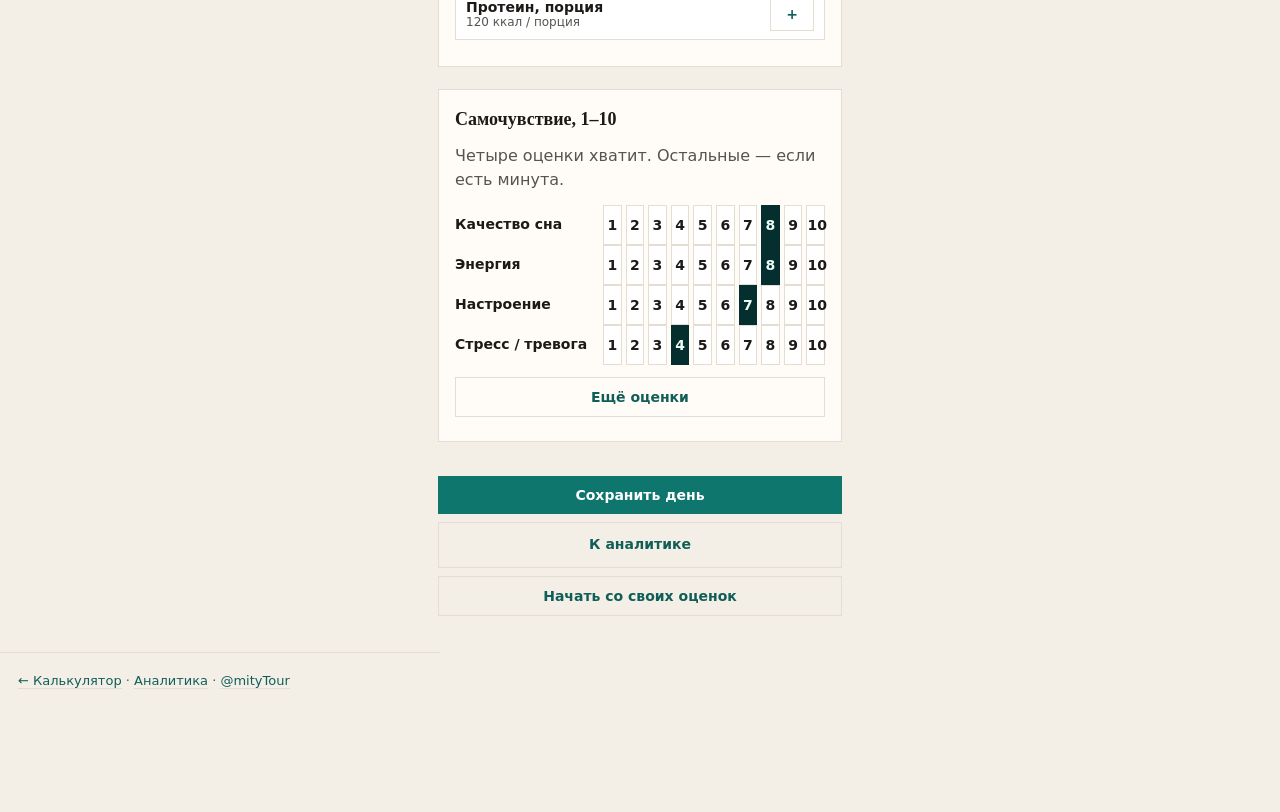
<file: site/diary.html>
<!DOCTYPE html>
<html lang="ru" data-page="diary">
<head>
  <meta charset="utf-8">
  <meta name="viewport" content="width=device-width, initial-scale=1, viewport-fit=cover">
  <title>Дневник · ProFitMITY</title>
  <meta name="robots" content="noindex">
  <link rel="stylesheet" href="css/app.css">
</head>
<body class="diary-page">
  <header class="top no-print">
    <div class="wrap wrap-wide top-inner">
      <a class="brand sans" href="index.html">ProFitMITY</a>
      <div class="top-right">
        <nav class="nav sans">
          <a href="index.html#calc" data-i18n="nav.numbers">Цифры</a>
          <a href="diary.html" aria-current="page" data-i18n="nav.diary">Дневник</a>
          <a href="analytics.html" data-i18n="nav.analytics">Аналитика</a>
        </nav>
        <div class="lang-switch sans" role="group" aria-label="Language">
          <button type="button" data-lang="ru">RU</button>
          <button type="button" data-lang="en">EN</button>
        </div>
      </div>
    </div>
  </header>

  <main class="wrap wrap-wide" id="app">
    <section class="hero diary-hero">
      <p class="kicker sans" data-i18n="diary.kicker">Дневник</p>
      <h1 data-i18n="diary.h1">Тренировки, еда и как вы себя чувствуете</h1>
      <p class="lead" data-i18n="diary.lead">Две минуты в день с телефона. Графики и выводы — во вкладке «Аналитика».</p>
      <p class="privacy-note sans" data-i18n="diary.privacy">*Данные конфиденциальны и доступны только на вашем устройстве.</p>
    </section>

    <p class="callout sans" id="demo-banner" data-i18n="diary.demo">Ниже пример двух недель дневника.</p>

    <nav class="diary-tabs two sans" role="tablist">
      <button type="button" role="tab" data-tab="today" aria-selected="true" data-i18n="diary.tabToday">Сегодня</button>
      <button type="button" role="tab" data-tab="log" aria-selected="false" data-i18n="diary.tabLog">Журнал</button>
    </nav>

    <section id="tab-today" class="tab-panel" data-panel="today">
      <form id="day-form" class="day-form" autocomplete="off">
        <div class="day-nav sans">
          <button type="button" id="day-prev" aria-label="Previous day">‹</button>
          <label class="day-nav-center">
            <strong id="day-label">Сегодня</strong>
            <input name="date" type="date" required>
          </label>
          <button type="button" id="day-next" aria-label="Next day">›</button>
        </div>

        <article class="log-card" id="card-train">
          <h3 data-i18n="diary.trainTitle">Тренировка</h3>
          <div class="seg log-seg" data-name="trainStatus">
            <button type="button" data-value="done" aria-pressed="true" data-i18n="train.done">Сделал</button>
            <button type="button" data-value="skipped" aria-pressed="false" data-i18n="train.skipped">Пропустил</button>
            <button type="button" data-value="rest" aria-pressed="false" data-i18n="train.rest">Отдых</button>
          </div>
          <div id="train-details">
            <p class="field-label" data-i18n="train.session">Сессия</p>
            <div class="seg log-seg" data-name="session">
              <button type="button" data-value="a" aria-pressed="true" data-i18n="train.a">А · жим</button>
              <button type="button" data-value="b" aria-pressed="false" data-i18n="train.b">Б · тяга</button>
              <button type="button" data-value="c" aria-pressed="false" data-i18n="train.c">В · ноги</button>
            </div>
            <p class="field-label" data-i18n="train.effort">Как прошло</p>
            <div class="seg log-seg" data-name="effort">
              <button type="button" data-value="easy" aria-pressed="false" data-i18n="train.easy">Легко</button>
              <button type="button" data-value="ok" aria-pressed="true" data-i18n="train.ok">Норма</button>
              <button type="button" data-value="hard" aria-pressed="false" data-i18n="train.hard">Тяжело</button>
            </div>
            <label class="field"><span data-i18n="train.note">Заметка к залу</span>
              <input name="trainNote" type="text" maxlength="140" data-i18n-placeholder="train.notePh" placeholder="вес, замена, колено…">
            </label>
          </div>
        </article>

        <article class="log-card" id="card-food">
          <h3 data-i18n="diary.foodTitle">Питание</h3>
          <p class="target-line sans" id="food-target"></p>
          <p class="field-label" data-i18n="food.kcalHit">Калории к цели</p>
          <div class="seg log-seg" data-name="foodHit">
            <button type="button" data-value="under" aria-pressed="false" data-i18n="food.under">Меньше</button>
            <button type="button" data-value="on" aria-pressed="true" data-i18n="food.on">В цель</button>
            <button type="button" data-value="over" aria-pressed="false" data-i18n="food.over">Больше</button>
          </div>
          <p class="field-label" data-i18n="food.proteinHit">Белок</p>
          <div class="seg log-seg" data-name="proteinHit">
            <button type="button" data-value="yes" aria-pressed="true" data-i18n="food.proteinYes">Добрал</button>
            <button type="button" data-value="no" aria-pressed="false" data-i18n="food.proteinNo">Не добрал</button>
          </div>
          <div class="grid-2">
            <label class="field"><span data-i18n="food.kcal">Ккал, если знаете</span>
              <input name="kcal" type="number" inputmode="numeric" min="0" max="6000" data-i18n-placeholder="food.kcalPh" placeholder="2100">
            </label>
            <label class="field"><span data-i18n="food.protein">Белок, г</span>
              <input name="proteinG" type="number" inputmode="numeric" min="0" max="400" placeholder="110">
            </label>
          </div>
          <label class="field"><span data-i18n="food.note">Заметка к еде</span>
            <input name="foodNote" type="text" maxlength="140" data-i18n-placeholder="food.notePh" placeholder="warung, поздний ужин…">
          </label>
        </article>

        <article class="log-card" id="card-weight">
          <h3 data-i18n="diary.weightTitle">Вес утром</h3>
          <p class="muted sans" data-i18n="diary.weightHint">Раз в неделю, натощак. В остальные дни можно не заполнять.</p>
          <label class="field"><span data-i18n="diary.weight">кг</span>
            <input name="kg" type="number" inputmode="decimal" min="40" max="220" step="0.1" data-i18n-placeholder="diary.weightPh" placeholder="80.2">
          </label>
        </article>

        <article class="log-card no-print" id="card-foods">
          <h3 data-i18n="food.lookup">Справочник ккал</h3>
          <p class="muted sans" data-i18n="food.lookupHint">Название откроет белок, жир и углеводы. «+» добавит порцию в день, «Убрать» — снимет её.</p>
          <label class="field"><span data-i18n="food.lookupFind">Продукт</span>
            <input id="food-q" type="search" enterkeyhint="search" data-i18n-placeholder="food.lookupPh" placeholder="рис, курица, nasi goreng…">
          </label>
          <div class="seg log-seg" id="food-cats"></div>
          <div id="food-results" class="food-results"></div>
          <p class="target-line sans" id="food-plate"></p>
        </article>

        <article class="log-card" id="card-scores">
          <h3 data-i18n="diary.scoresTitle">Самочувствие, 1–10</h3>
          <p class="muted sans" data-i18n="diary.scoresHint">Четыре оценки хватит. Остальные — если есть минута.</p>
          <div id="score-core"></div>
          <button type="button" class="btn ghost full" id="toggle-more" data-i18n="diary.moreScores">Ещё оценки</button>
          <div id="score-more" class="hidden"></div>
        </article>

        <div class="save-bar">
          <button class="btn full" type="submit" data-i18n="diary.save">Сохранить день</button>
          <a class="btn ghost full" href="analytics.html" data-i18n="diary.toAnalytics">К аналитике</a>
          <button class="btn ghost full" type="button" id="clear-demo" data-i18n="diary.clear">Начать со своих оценок</button>
        </div>
      </form>
    </section>

    <section id="tab-log" class="tab-panel hidden" data-panel="log">
      <h2 data-i18n="diary.log">Журнал</h2>
      <div id="log-cards" class="log-cards"></div>
    </section>
  </main>

  <footer class="site wrap wrap-wide sans">
    <p><a href="index.html" data-i18n="plan.back">← Калькулятор</a> · <a href="analytics.html" data-i18n="nav.analytics">Аналитика</a> · <a href="https://t.me/mityTour">@mityTour</a></p>
  </footer>

  <script src="js/config.js"></script>
  <script src="js/i18n.js"></script>
  <script src="js/calc.js"></script>
  <script src="js/foods.js"></script>
  <script src="js/diary.js"></script>
  <script src="js/funnel.js"></script>
</body>
</html>
</file>
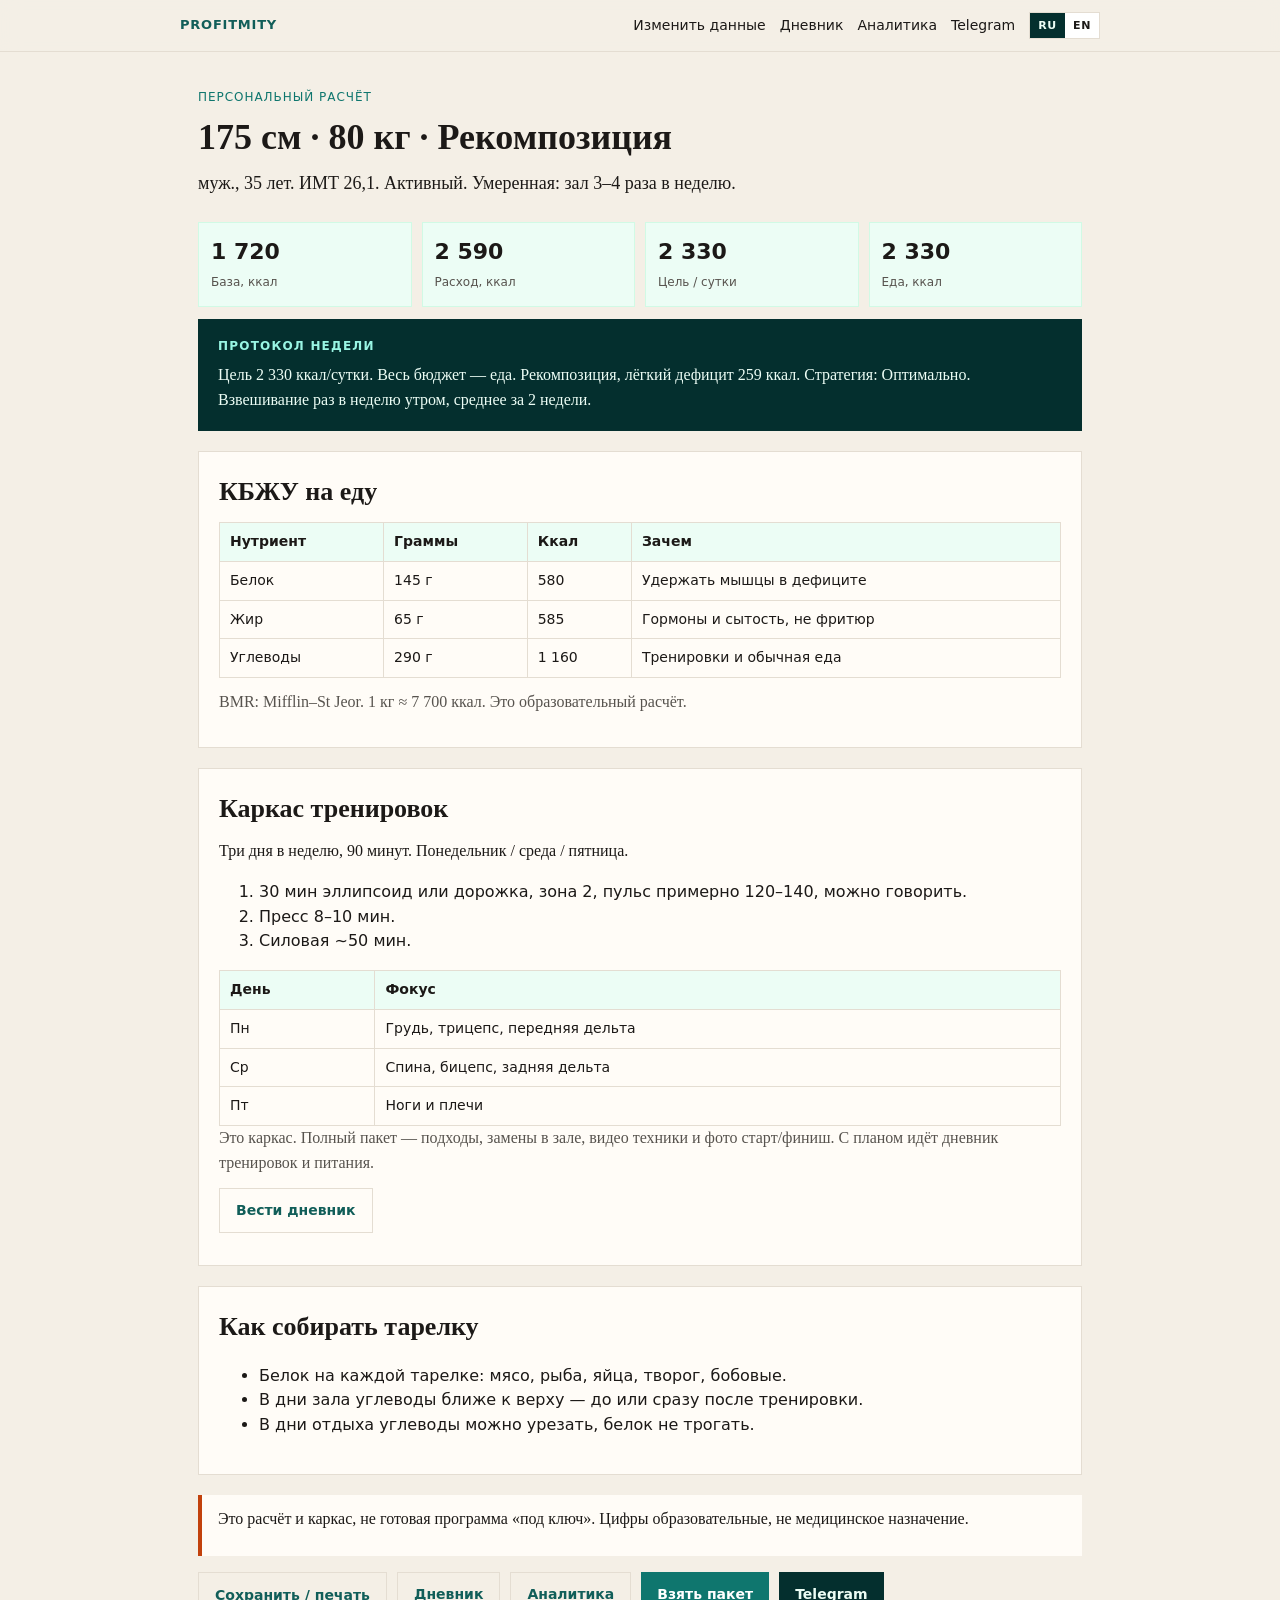
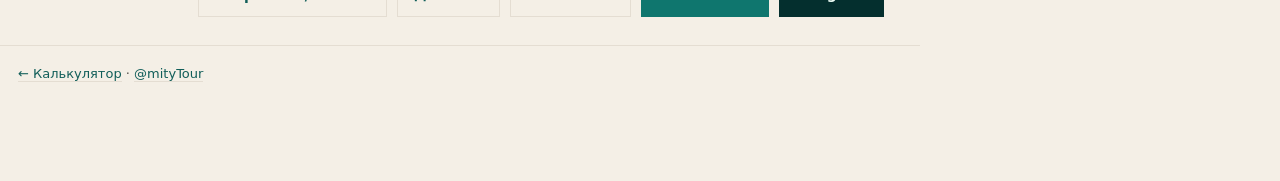
<file: site/plan.html>
<!DOCTYPE html>
<html lang="ru" data-page="plan">
<head>
  <meta charset="utf-8">
  <meta name="viewport" content="width=device-width, initial-scale=1">
  <title>Ваши цифры · ProFitMITY</title>
  <meta name="robots" content="noindex">
  <link rel="stylesheet" href="css/app.css">
</head>
<body>
  <header class="top no-print">
    <div class="wrap top-inner">
      <a class="brand sans" href="index.html">ProFitMITY</a>
      <div class="top-right">
        <nav class="nav sans">
          <a href="index.html" id="edit-link" data-i18n="nav.edit">Изменить данные</a>
          <a href="diary.html" data-i18n="nav.diary">Дневник</a>
          <a href="analytics.html" data-i18n="nav.analytics">Аналитика</a>
          <a id="nav-tg" href="https://t.me/mityTour">Telegram</a>
        </nav>
        <div class="lang-switch sans" role="group" aria-label="Language">
          <button type="button" data-lang="ru">RU</button>
          <button type="button" data-lang="en">EN</button>
        </div>
      </div>
    </div>
  </header>

  <main class="wrap" id="app">
    <section class="hero">
      <p class="kicker sans" data-i18n="plan.kicker">Персональный расчёт</p>
      <h1 id="headline">Ваши цифры</h1>
      <p id="sub" class="lead"></p>
    </section>

    <div class="stats">
      <div class="stat"><b id="out-bmr">—</b><span data-i18n="stat.bmr">База, ккал</span></div>
      <div class="stat"><b id="out-tdee">—</b><span data-i18n="stat.tdee">Расход, ккал</span></div>
      <div class="stat"><b id="out-target">—</b><span data-i18n="stat.target">Цель / сутки</span></div>
      <div class="stat"><b id="out-food">—</b><span data-i18n="stat.food">Еда, ккал</span></div>
    </div>

    <div class="protocol" style="margin-top:12px">
      <h3 data-i18n="plan.protoTitle">Протокол недели</h3>
      <p id="out-protocol"></p>
    </div>

    <section class="panel">
      <h2 data-i18n="plan.macros">КБЖУ на еду</h2>
      <table>
        <thead><tr><th data-i18n="th.nutrient">Нутриент</th><th data-i18n="th.grams">Граммы</th><th data-i18n="th.kcal">Ккал</th><th data-i18n="th.why">Зачем</th></tr></thead>
        <tbody>
          <tr><td data-i18n="nut.protein">Белок</td><td id="out-p">—</td><td id="out-pk">—</td><td data-i18n="plan.whyP">Удержать мышцы в дефиците</td></tr>
          <tr><td data-i18n="nut.fat">Жир</td><td id="out-f">—</td><td id="out-fk">—</td><td data-i18n="plan.whyF">Гормоны и сытость, не фритюр</td></tr>
          <tr><td data-i18n="nut.carb">Углеводы</td><td id="out-c">—</td><td id="out-ck">—</td><td data-i18n="plan.whyC">Тренировки и обычная еда</td></tr>
          <tr id="alcohol-row"><td data-i18n="nut.alcohol">Алкоголь (Бали*)</td><td>—</td><td id="out-a">—</td><td data-i18n="plan.whyA">Фиксированный бюджет, не «сверху»</td></tr>
        </tbody>
      </table>
      <p class="muted" id="out-meta" style="margin-top:12px"></p>
    </section>

    <section class="panel">
      <h2 data-i18n="plan.train">Каркас тренировок</h2>
      <p data-i18n="plan.trainLead">Три дня в неделю, 90 минут. Понедельник / среда / пятница.</p>
      <ol class="sans">
        <li data-i18n="plan.cardio">30 мин эллипсоид или дорожка, зона 2, пульс примерно 120–140, можно говорить.</li>
        <li data-i18n="plan.abs">Пресс 8–10 мин.</li>
        <li data-i18n="plan.lift">Силовая ~50 мин.</li>
      </ol>
      <table>
        <thead><tr><th data-i18n="plan.th.day">День</th><th data-i18n="plan.th.focus">Фокус</th></tr></thead>
        <tbody id="split-body"></tbody>
      </table>
      <p class="muted" data-i18n="plan.trainNote">Это каркас. Полный пакет — подходы, замены в зале, видео техники и фото старт/финиш. С планом идёт дневник тренировок и питания.</p>
      <p class="no-print"><a class="btn ghost" id="plan-diary" href="diary.html" data-i18n="plan.openDiary">Вести дневник</a></p>
    </section>

    <section class="panel" id="food-block">
      <h2 id="food-title">Как собирать тарелку</h2>
      <div id="food-body"></div>
    </section>

    <div class="callout warn no-print">
      <p data-i18n="plan.warn">Это расчёт и каркас, не готовая программа «под ключ». Цифры образовательные, не медицинское назначение.</p>
    </div>

    <div class="actions no-print" style="margin-bottom:28px">
      <button class="btn ghost" type="button" onclick="window.print()" data-i18n="plan.print">Сохранить / печать</button>
          <a class="btn ghost" id="open-diary" href="diary.html" data-i18n="btn.diary">Дневник</a>
          <a class="btn ghost" href="analytics.html" data-i18n="btn.analytics">Аналитика</a>
      <a class="btn" id="buy" href="index.html#packs" data-i18n="plan.buy">Взять пакет</a>
      <a class="btn dark" id="tg" href="https://t.me/mityTour">Telegram</a>
    </div>
  </main>

  <footer class="site wrap sans">
    <p><a href="index.html" data-i18n="plan.back">← Калькулятор</a> · <a href="https://t.me/mityTour">@mityTour</a></p>
  </footer>

  <script src="js/config.js"></script>
  <script src="js/i18n.js"></script>
  <script src="js/calc.js"></script>
  <script src="js/plan.js"></script>
  <script src="js/funnel.js"></script>
</body>
</html>
</file>
<file: site/css/app.css>
:root {
  --bg: #f4efe6;
  --paper: #fffcf7;
  --ink: #1c1917;
  --muted: #57534e;
  --line: #e4ddd2;
  --accent: #0f766e;
  --accent-d: #115e59;
  --warn: #c2410c;
  --chip: #ecfdf5;
  --dark: #042f2e;
  --dark-ink: #ecfdf5;
  --mint: #99f6e4;
}
* { box-sizing: border-box; }
html { scroll-behavior: smooth; }
body {
  margin: 0;
  font-family: "Iowan Old Style", "Palatino Linotype", Palatino, Georgia, serif;
  background: var(--bg);
  color: var(--ink);
  line-height: 1.55;
}
a { color: var(--accent-d); }
a:hover { color: var(--warn); }
.sans { font-family: ui-sans-serif, system-ui, -apple-system, sans-serif; }
.wrap { max-width: 920px; margin: 0 auto; padding: 0 18px; }
.muted { color: var(--muted); }

.top {
  position: sticky;
  top: 0;
  z-index: 20;
  background: rgba(244, 239, 230, 0.92);
  backdrop-filter: blur(10px);
  border-bottom: 1px solid var(--line);
}
.top-inner {
  display: flex;
  align-items: center;
  justify-content: space-between;
  gap: 12px;
  padding: 12px 0;
}
.brand {
  font-weight: 700;
  letter-spacing: 0.06em;
  text-transform: uppercase;
  font-size: 13px;
  color: var(--accent-d);
  text-decoration: none;
  white-space: nowrap;
}
.top-right { display: flex; align-items: center; gap: 14px; }
.lang-switch {
  display: flex;
  border: 1px solid var(--line);
  background: #fff;
  flex-shrink: 0;
}
.lang-switch button {
  border: 0;
  background: transparent;
  color: var(--ink);
  font: 600 11px ui-sans-serif, system-ui, sans-serif;
  letter-spacing: 0.06em;
  padding: 6px 8px;
  cursor: pointer;
}
.lang-switch button[aria-pressed="true"] {
  background: var(--dark);
  color: var(--dark-ink);
}
.kicker { letter-spacing: 0.08em; max-width: 46em; }
.nav { display: flex; flex-wrap: wrap; gap: 10px 14px; font-size: 14px; align-items: center; justify-content: flex-end; }
.nav a { text-decoration: none; color: var(--ink); }
.nav a:hover { color: var(--accent); }
.btn {
  display: inline-flex;
  align-items: center;
  justify-content: center;
  gap: 8px;
  border: 0;
  cursor: pointer;
  text-decoration: none;
  font-family: ui-sans-serif, system-ui, sans-serif;
  font-size: 14px;
  font-weight: 600;
  padding: 11px 16px;
  background: var(--accent);
  color: #fff;
}
.btn:hover { background: var(--accent-d); color: #fff; }
.btn.ghost {
  background: transparent;
  color: var(--accent-d);
  border: 1px solid var(--line);
}
.btn.ghost:hover { border-color: var(--accent); color: var(--accent-d); }
.btn.dark { background: var(--dark); color: var(--dark-ink); }
.btn.dark:hover { background: #134e4a; color: #fff; }
.btn.full { width: 100%; }

.hero { padding: 36px 0 12px; }
.kicker {
  color: var(--accent);
  font-size: 12px;
  letter-spacing: 0.08em;
  text-transform: uppercase;
  margin: 0 0 10px;
  max-width: 46em;
}
h1 { font-size: clamp(26px, 4.2vw, 36px); line-height: 1.15; margin: 0 0 12px; font-weight: 700; }
h2 { font-size: 26px; margin: 0 0 10px; }
h3 { font-size: 18px; margin: 0 0 8px; }
p { margin: 0 0 12px; }
.lead { font-size: 18px; max-width: 38em; }

.panel {
  background: var(--paper);
  border: 1px solid var(--line);
  padding: 20px;
  margin: 0 0 20px;
}
.grid-2 { display: grid; grid-template-columns: 1fr 1fr; gap: 12px; }
.grid-3 { display: grid; grid-template-columns: 1fr 1fr 1fr; gap: 12px; }
.stats { display: grid; grid-template-columns: repeat(4, 1fr); gap: 10px; }
.stat {
  background: var(--chip);
  border: 1px solid #d1fae5;
  padding: 12px;
}
.stat b {
  display: block;
  font-size: 22px;
  font-family: ui-sans-serif, system-ui, sans-serif;
}
.stat span {
  font-size: 12px;
  color: var(--muted);
  font-family: ui-sans-serif, system-ui, sans-serif;
}

label.field, .field {
  display: flex;
  flex-direction: column;
  gap: 6px;
  font-family: ui-sans-serif, system-ui, sans-serif;
  font-size: 13px;
  color: var(--muted);
}
input[type="number"], input[type="text"] {
  font: 16px ui-sans-serif, system-ui, sans-serif;
  padding: 10px 12px;
  border: 1px solid var(--line);
  background: #fff;
  color: var(--ink);
  width: 100%;
}
input:focus, .seg button:focus-visible, .btn:focus-visible {
  outline: 2px solid var(--accent);
  outline-offset: 2px;
}
.seg {
  display: flex;
  flex-wrap: wrap;
  gap: 6px;
}
.seg button {
  font: 13px ui-sans-serif, system-ui, sans-serif;
  padding: 8px 10px;
  border: 1px solid var(--line);
  background: #fff;
  color: var(--ink);
  cursor: pointer;
}
.seg button[aria-pressed="true"] {
  background: var(--dark);
  color: var(--dark-ink);
  border-color: var(--dark);
}

.protocol {
  background: var(--dark);
  color: var(--dark-ink);
  padding: 18px 20px;
  margin: 0 0 20px;
}
.protocol h3 {
  color: var(--mint);
  margin-bottom: 8px;
  font-family: ui-sans-serif, system-ui, sans-serif;
  font-size: 12px;
  letter-spacing: 0.1em;
  text-transform: uppercase;
}
.protocol p { margin: 0; }
.actions { display: flex; flex-wrap: wrap; gap: 10px; margin-top: 16px; }
.callout {
  border-left: 4px solid var(--accent);
  background: var(--paper);
  padding: 12px 16px;
  margin: 0 0 16px;
}
.callout.warn { border-left-color: var(--warn); }
.cluster {
  margin-top: 16px;
  padding-top: 14px;
  border-top: 1px solid var(--line);
}
.cluster:first-child { margin-top: 0; padding-top: 0; border-top: 0; }
.cluster-title {
  margin: 0 0 10px;
  font-size: 11px;
  letter-spacing: 0.1em;
  text-transform: uppercase;
  color: var(--accent);
}
.star-note {
  margin: 8px 0 0;
  font-size: 12px;
  color: var(--muted);
  line-height: 1.4;
}
.pack-seg { margin: 4px 0 8px; }
.pack-seg button { flex: 1 1 auto; text-align: center; font-size: 12px; padding: 8px; }
.who {
  display: grid;
  grid-template-columns: 1fr 1fr;
  gap: 12px;
}
.who article {
  background: var(--paper);
  border: 1px solid var(--line);
  padding: 16px;
}
.who h3 { margin-bottom: 6px; }
.cards { display: grid; grid-template-columns: 1fr 1fr; gap: 12px; }
.card {
  background: var(--paper);
  border: 1px solid var(--line);
  padding: 18px;
  display: flex;
  flex-direction: column;
  gap: 8px;
}
.card.featured { border-color: var(--accent); background: #f4fffb; }
.card-sub {
  display: block;
  font-size: 14px;
  font-weight: 400;
  color: var(--muted);
  margin-top: 2px;
}
.price {
  font-family: ui-sans-serif, system-ui, sans-serif;
  font-size: 22px;
  font-weight: 700;
  color: var(--accent-d);
  line-height: 1.2;
}
.price .rub {
  display: block;
  margin-top: 2px;
  font-size: 14px;
  font-weight: 600;
  color: var(--muted);
}
.pay-note {
  margin: 0;
  font-size: 12px;
  color: var(--muted);
}
.card ul {
  margin: 0 0 12px;
  padding-left: 18px;
  color: var(--muted);
  font-family: ui-sans-serif, system-ui, sans-serif;
  font-size: 14px;
}
.card .btn { margin-top: auto; }
.pill {
  display: inline-block;
  font-family: ui-sans-serif, system-ui, sans-serif;
  font-size: 11px;
  letter-spacing: 0.06em;
  text-transform: uppercase;
  background: var(--chip);
  color: var(--accent-d);
  padding: 4px 8px;
  width: fit-content;
}
table {
  width: 100%;
  border-collapse: collapse;
  background: var(--paper);
  font-family: ui-sans-serif, system-ui, sans-serif;
  font-size: 14px;
}
th, td { border: 1px solid var(--line); padding: 8px 10px; text-align: left; }
th { background: var(--chip); }

.wrap-wide { max-width: 1120px; }
.step .btn { margin-top: 10px; padding: 8px 12px; font-size: 13px; }
.dash-title { display: flex; align-items: baseline; gap: 10px; flex-wrap: wrap; }
.dash-scale {
  display: block;
  font-size: 13px;
  color: var(--muted);
  font-weight: 400;
  font-family: ui-sans-serif, system-ui, sans-serif;
  margin-top: 2px;
}
.dash-sub { font-size: 14px; color: var(--muted); font-weight: 400; font-family: ui-sans-serif, system-ui, sans-serif; }
.dash-kpis { display: grid; grid-template-columns: repeat(4, 1fr); gap: 10px; margin-bottom: 16px; }
.dash-kpis.three { grid-template-columns: 1fr 1fr 1fr; }
.dash-kpi small {
  display: block;
  margin-top: 4px;
  font-size: 12px;
  font-family: ui-sans-serif, system-ui, sans-serif;
  font-weight: 600;
}
.dash-kpi .up { color: #16a34a; }
.dash-kpi .down { color: #c2410c; }
.dash-kpi .flat { color: var(--muted); }
.week-verdict {
  font-size: 17px;
  line-height: 1.4;
  margin: 0 0 8px;
  max-width: 42em;
}
.action-line {
  font-family: ui-sans-serif, system-ui, sans-serif;
  font-size: 14px;
  font-weight: 600;
  color: var(--accent-d);
  margin: 0 0 12px;
}
.fact-line {
  margin: 8px 0 0;
  font-size: 13px;
  color: var(--muted);
}
.compare-grid {
  display: grid;
  grid-template-columns: 1fr 1fr;
  gap: 10px;
  margin-top: 8px;
}
.compare-cell {
  background: #fff;
  border: 1px solid var(--line);
  padding: 12px;
}
.compare-cell h4 {
  margin: 0 0 8px;
  font-size: 13px;
  font-family: ui-sans-serif, system-ui, sans-serif;
  color: var(--muted);
  font-weight: 600;
}
.compare-cell p {
  margin: 0 0 6px;
  font-size: 14px;
  font-family: ui-sans-serif, system-ui, sans-serif;
}
.compare-cell b {
  font-variant-numeric: tabular-nums;
}
.extremes { display: grid; grid-template-columns: 1fr 1fr; gap: 10px; }
.extremes-col h4 {
  margin: 0 0 6px;
  font-size: 13px;
  font-family: ui-sans-serif, system-ui, sans-serif;
}
.extreme-row {
  font-size: 13px;
  font-family: ui-sans-serif, system-ui, sans-serif;
  margin: 0 0 6px;
  color: var(--muted);
}
.extreme-row b { color: var(--ink); display: block; }
#period-range { margin: 8px 0 12px; }
.dash-kpi {
  background: var(--paper);
  border: 1px solid var(--line);
  padding: 14px 16px;
}
.dash-kpi b {
  display: block;
  font-size: 28px;
  font-family: ui-sans-serif, system-ui, sans-serif;
  letter-spacing: -0.03em;
  line-height: 1.1;
}
.dash-kpi span {
  display: block;
  margin-top: 6px;
  font-size: 13px;
  color: var(--muted);
  font-family: ui-sans-serif, system-ui, sans-serif;
}
.dash-grid {
  display: grid;
  grid-template-columns: 1fr 1fr;
  gap: 12px;
  margin: 0 0 16px;
}
.dash-panel { margin-bottom: 0; }
.chart-frame { min-height: 240px; }
.heat-wrap { margin-top: 12px; }
.influence-title { margin-bottom: 10px; }
.influence-seg { margin: 0 0 10px; }
.influence-seg button { flex: 1 1 40%; }
.chart-svg { width: 100%; height: auto; display: block; }
.legend {
  display: flex;
  flex-wrap: wrap;
  gap: 8px 14px;
  margin: 10px 0 0;
  font-size: 12px;
  color: var(--muted);
}
.legend i {
  display: inline-block;
  width: 9px;
  height: 9px;
  margin-right: 5px;
  vertical-align: middle;
}
.day-form { display: flex; flex-direction: column; gap: 10px; }
.score-row {
  display: grid;
  grid-template-columns: 140px 1fr;
  gap: 8px;
  align-items: center;
  font-family: ui-sans-serif, system-ui, sans-serif;
  font-size: 12px;
  color: var(--muted);
}
.score-seg {
  display: grid;
  grid-template-columns: repeat(10, minmax(0, 1fr));
  gap: 4px;
}
.score-seg button { padding: 6px 0; min-width: 0; flex: none; }
.checks { display: flex; flex-wrap: wrap; gap: 12px; font-size: 14px; }
.checks label { display: flex; align-items: center; gap: 6px; }
.heat-wrap { overflow-x: auto; }
table.heat th:first-child { white-space: nowrap; }
table.heat td { text-align: center; font-variant-numeric: tabular-nums; font-weight: 600; }
.insight { font-size: 18px; max-width: 42em; }
.table-scroll { overflow-x: auto; }

.diary-hero { padding: 20px 0 8px; }
.diary-hero .lead { font-size: 16px; }
.diary-tabs {
  display: grid;
  grid-template-columns: 1fr 1fr 1fr;
  gap: 6px;
  position: sticky;
  top: 52px;
  z-index: 15;
  background: var(--bg);
  padding: 8px 0 10px;
  margin-bottom: 8px;
}
.diary-tabs.two { grid-template-columns: 1fr 1fr; }
.nav a[aria-current="page"] { color: var(--accent-d); font-weight: 700; }
.diary-tabs button {
  border: 1px solid var(--line);
  background: var(--paper);
  color: var(--ink);
  font: 600 13px ui-sans-serif, system-ui, sans-serif;
  padding: 10px 8px;
  min-height: 44px;
  cursor: pointer;
}
.diary-tabs button[aria-selected="true"] {
  background: var(--dark);
  color: var(--dark-ink);
  border-color: var(--dark);
}
.day-nav {
  display: grid;
  grid-template-columns: 44px 1fr 44px;
  gap: 8px;
  align-items: center;
  margin-bottom: 4px;
}
.day-nav > button {
  height: 44px;
  border: 1px solid var(--line);
  background: var(--paper);
  font-size: 22px;
  cursor: pointer;
  color: var(--ink);
}
.day-nav-center {
  display: flex;
  flex-direction: column;
  align-items: center;
  gap: 4px;
  margin: 0;
}
.day-nav-center strong { font-size: 16px; }
.day-nav-center input[type="date"] { text-align: center; }
.log-card {
  background: var(--paper);
  border: 1px solid var(--line);
  padding: 16px;
  margin: 0 0 12px;
}
.log-card h3 { margin-bottom: 10px; }
.field-label {
  margin: 12px 0 6px;
  font-size: 13px;
  color: var(--muted);
  font-family: ui-sans-serif, system-ui, sans-serif;
}
.log-seg button {
  flex: 1 1 30%;
  min-height: 44px;
  font-size: 13px;
  font-weight: 600;
}
.target-line {
  margin: 0 0 10px;
  font-size: 13px;
  color: var(--accent-d);
}
.score-row span {
  font-size: 14px;
  color: var(--ink);
  font-weight: 600;
}
.score-seg button {
  min-height: 40px;
  font-size: 14px;
  font-weight: 600;
}
body.diary-page .wrap,
body.diary-page .wrap-wide { max-width: 440px; }
body.diary-page .dash-kpis { grid-template-columns: 1fr 1fr; }
body.diary-page .dash-kpis.three { grid-template-columns: 1fr 1fr 1fr; }
body.diary-page .dash-grid { grid-template-columns: 1fr; }
.save-bar {
  display: flex;
  flex-direction: column;
  gap: 8px;
  padding: 12px 0 calc(8px + env(safe-area-inset-bottom));
  background: var(--bg);
}
#toggle-more { margin: 12px 0 8px; }
.day-nav-center input[type="date"] {
  font-size: 16px;
  border: 0;
  background: transparent;
  color: var(--muted);
  width: 100%;
}
.log-seg { display: flex; flex-wrap: wrap; }
.log-seg button {
  flex: 1 1 28%;
  min-width: 0;
  padding: 8px 6px;
  font-size: 12px;
}
.save-bar { z-index: 12; }
@media (max-width: 760px) {
  .save-bar {
    position: sticky;
    bottom: 0;
    box-shadow: 0 -10px 18px var(--bg);
  }
  body.diary-page { padding-bottom: 16px; }
  .diary-hero { padding: 8px 0 0; }
  .diary-hero h1 { font-size: 24px; margin: 4px 0 6px; }
  .diary-hero .lead { font-size: 14px; margin: 0 0 8px; }
  .diary-page .callout { font-size: 13px; margin: 8px 0; }
}
.log-cards { display: flex; flex-direction: column; gap: 10px; }
.log-day {
  background: var(--paper);
  border: 1px solid var(--line);
  padding: 14px 16px;
  display: grid;
  gap: 6px;
}
.log-day b { font-family: ui-sans-serif, system-ui, sans-serif; }
.log-day p { margin: 0; font-size: 14px; color: var(--muted); font-family: ui-sans-serif, system-ui, sans-serif; }
body.diary-page .mobile-bar { display: none; }
body.diary-page { padding-bottom: 24px; }

button.linkish {
  border: 0;
  background: none;
  color: var(--accent-d);
  cursor: pointer;
  font: 13px ui-sans-serif, system-ui, sans-serif;
  text-decoration: underline;
}
.steps { display: grid; grid-template-columns: repeat(3, 1fr); gap: 12px; margin: 16px 0 28px; }
.step { background: var(--paper); border: 1px solid var(--line); padding: 16px; }
.num {
  width: 28px;
  height: 28px;
  background: var(--accent);
  color: #fff;
  display: flex;
  align-items: center;
  justify-content: center;
  font-family: ui-sans-serif, system-ui, sans-serif;
  font-weight: 700;
  font-size: 13px;
  margin-bottom: 10px;
}

footer.site {
  margin: 28px 0 96px;
  padding-top: 18px;
  border-top: 1px solid var(--line);
  font-size: 13px;
  color: var(--muted);
}
footer.site a { color: var(--accent-d); text-decoration: none; border-bottom: 1px solid var(--line); }

.mobile-bar {
  display: none;
  position: fixed;
  left: 0;
  right: 0;
  bottom: 0;
  gap: 8px;
  padding: 10px 12px calc(10px + env(safe-area-inset-bottom));
  background: var(--paper);
  border-top: 1px solid var(--line);
}

.privacy-note {
  font-size: 13px;
  color: var(--muted);
  max-width: 42em;
  margin: 0 0 8px;
}
.food-results { display: flex; flex-direction: column; gap: 8px; margin-top: 10px; }
.food-row {
  display: flex;
  align-items: center;
  justify-content: space-between;
  flex-wrap: wrap;
  gap: 10px;
  border: 1px solid var(--line);
  background: #fff;
  padding: 8px 10px;
}
.food-row.open {
  border-color: var(--accent);
  background: var(--chip);
}
.food-row b {
  display: block;
  font-family: ui-sans-serif, system-ui, sans-serif;
  font-size: 14px;
}
.food-row span {
  display: block;
  font-size: 12px;
  color: var(--muted);
  font-family: ui-sans-serif, system-ui, sans-serif;
}
.food-row .btn { min-width: 44px; padding: 8px 12px; flex-shrink: 0; }
.food-peek {
  border: 0;
  background: transparent;
  text-align: left;
  padding: 0;
  cursor: pointer;
  flex: 1;
  min-width: 0;
  color: inherit;
}
.food-actions { display: flex; gap: 6px; flex-shrink: 0; align-items: center; }
.food-macros {
  display: none;
  width: 100%;
  margin: 2px 0 0;
  font-size: 13px;
  font-weight: 700;
  color: var(--dark);
  font-family: ui-sans-serif, system-ui, sans-serif;
}
.food-row.open .food-macros { display: block; }
.print-only { display: none; }
.hidden { display: none !important; }
.section { padding: 12px 0 8px; }

@media (max-width: 760px) {
  body { padding-bottom: 76px; }
  h1 { font-size: 28px; }
  .grid-2, .grid-3, .stats, .cards, .steps { grid-template-columns: 1fr 1fr; }
  .stats { grid-template-columns: 1fr 1fr; }
  .steps { grid-template-columns: 1fr; }
  .dash-kpis, .dash-grid { grid-template-columns: 1fr 1fr; }
  .dash-kpis.three { grid-template-columns: 1fr 1fr 1fr; }
  .compare-grid { grid-template-columns: 1fr 1fr; }
  .score-row { grid-template-columns: 1fr; }
  .nav .wide { display: none; }
  .mobile-bar { display: flex; }
  footer.site { margin-bottom: 24px; }
}
@media (max-width: 520px) {
  .cards, .grid-2, .grid-3, .who, .dash-kpis, .dash-grid { grid-template-columns: 1fr; }
  .dash-kpis.three { grid-template-columns: 1fr 1fr 1fr; }
  .brand { font-size: 11px; letter-spacing: 0.04em; }
}
@media print {
  .top, .mobile-bar, .no-print { display: none !important; }
  body { background: #fff; }
  .panel, .card, .protocol { break-inside: avoid; }
  .print-only { display: block !important; margin: 0 0 12px; font-size: 13px; color: #57534e; }
  body.print-analytics .diary-hero,
  body.print-analytics .diary-tabs,
  body.print-analytics #demo-banner,
  body.print-analytics footer.site,
  body.print-analytics [data-panel="today"],
  body.print-analytics [data-panel="log"] { display: none !important; }
  body.print-analytics [data-panel="analytics"] { display: block !important; }
  body.print-analytics.analytics-page .diary-hero,
  body.print-analytics.analytics-page #demo-banner { display: none !important; }
  body.print-analytics { padding: 0; }
  body.print-analytics .wrap-wide { max-width: none; }
}
</file>
